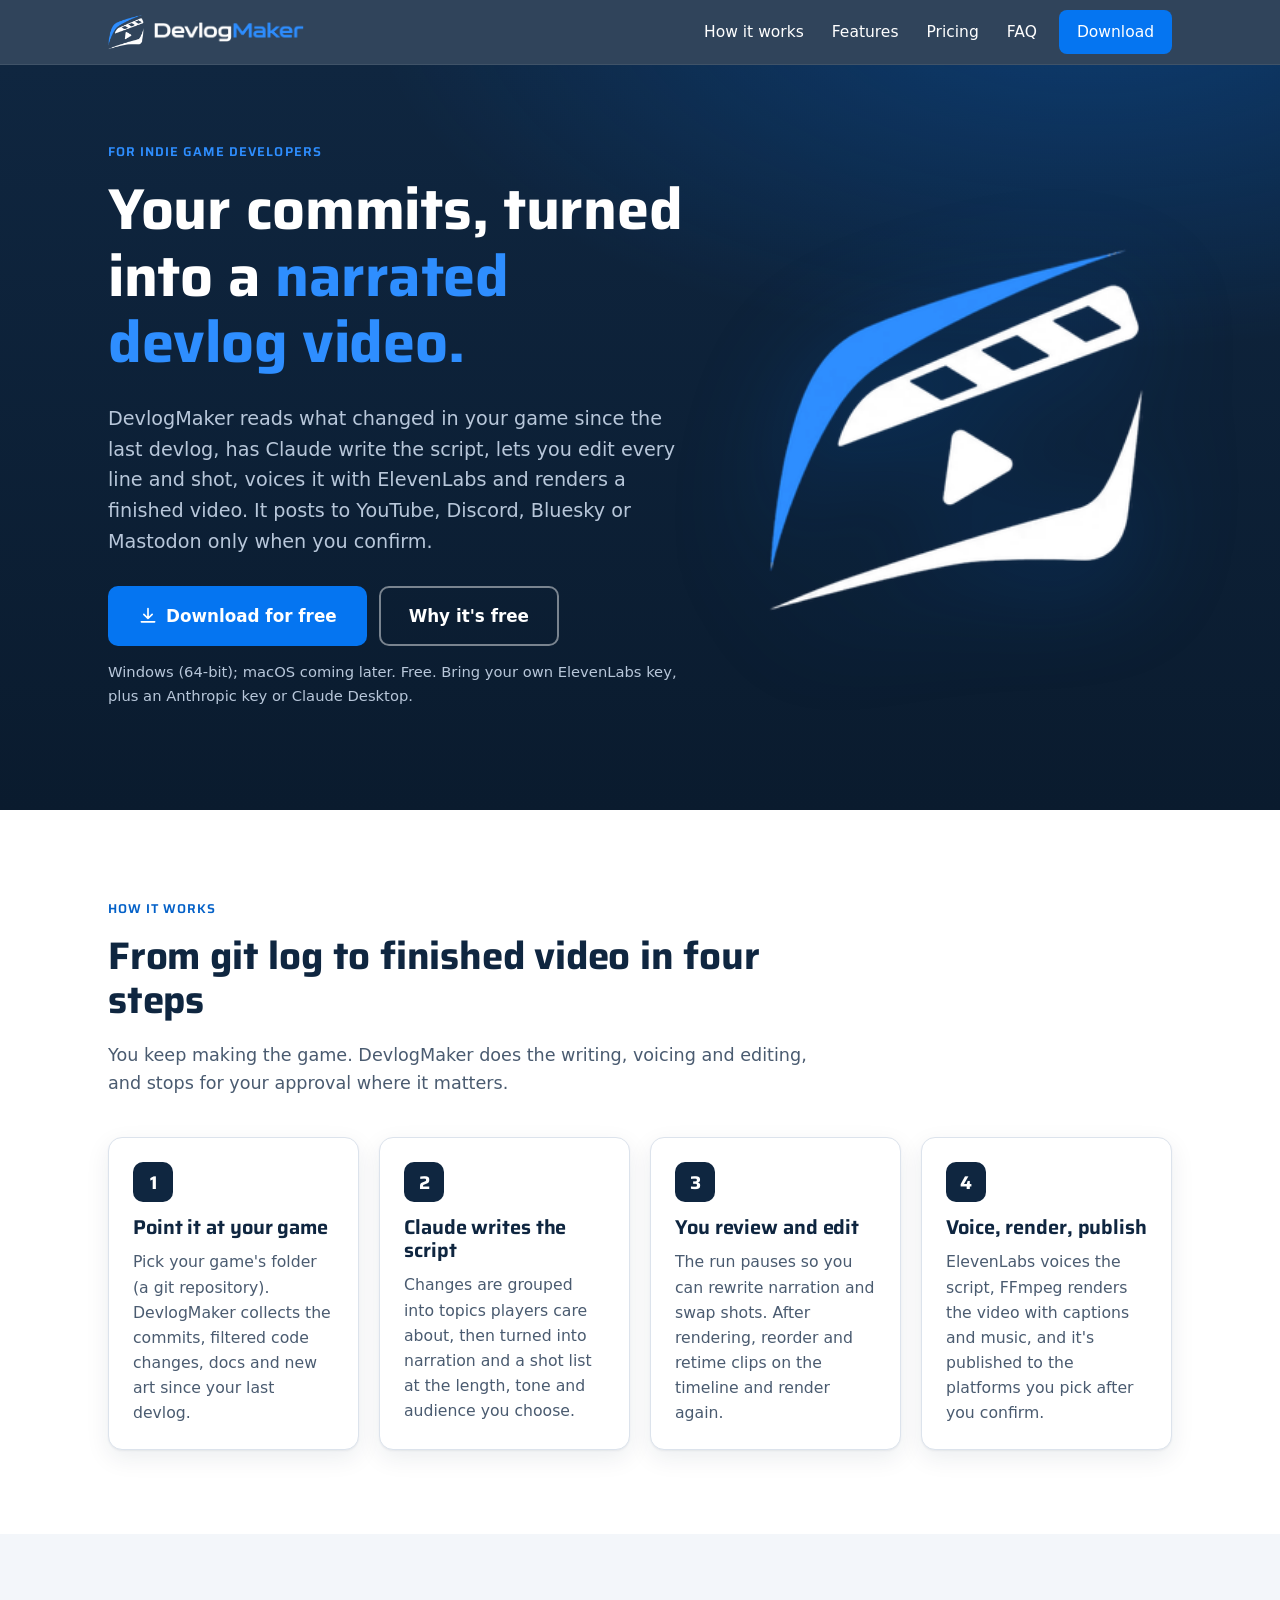
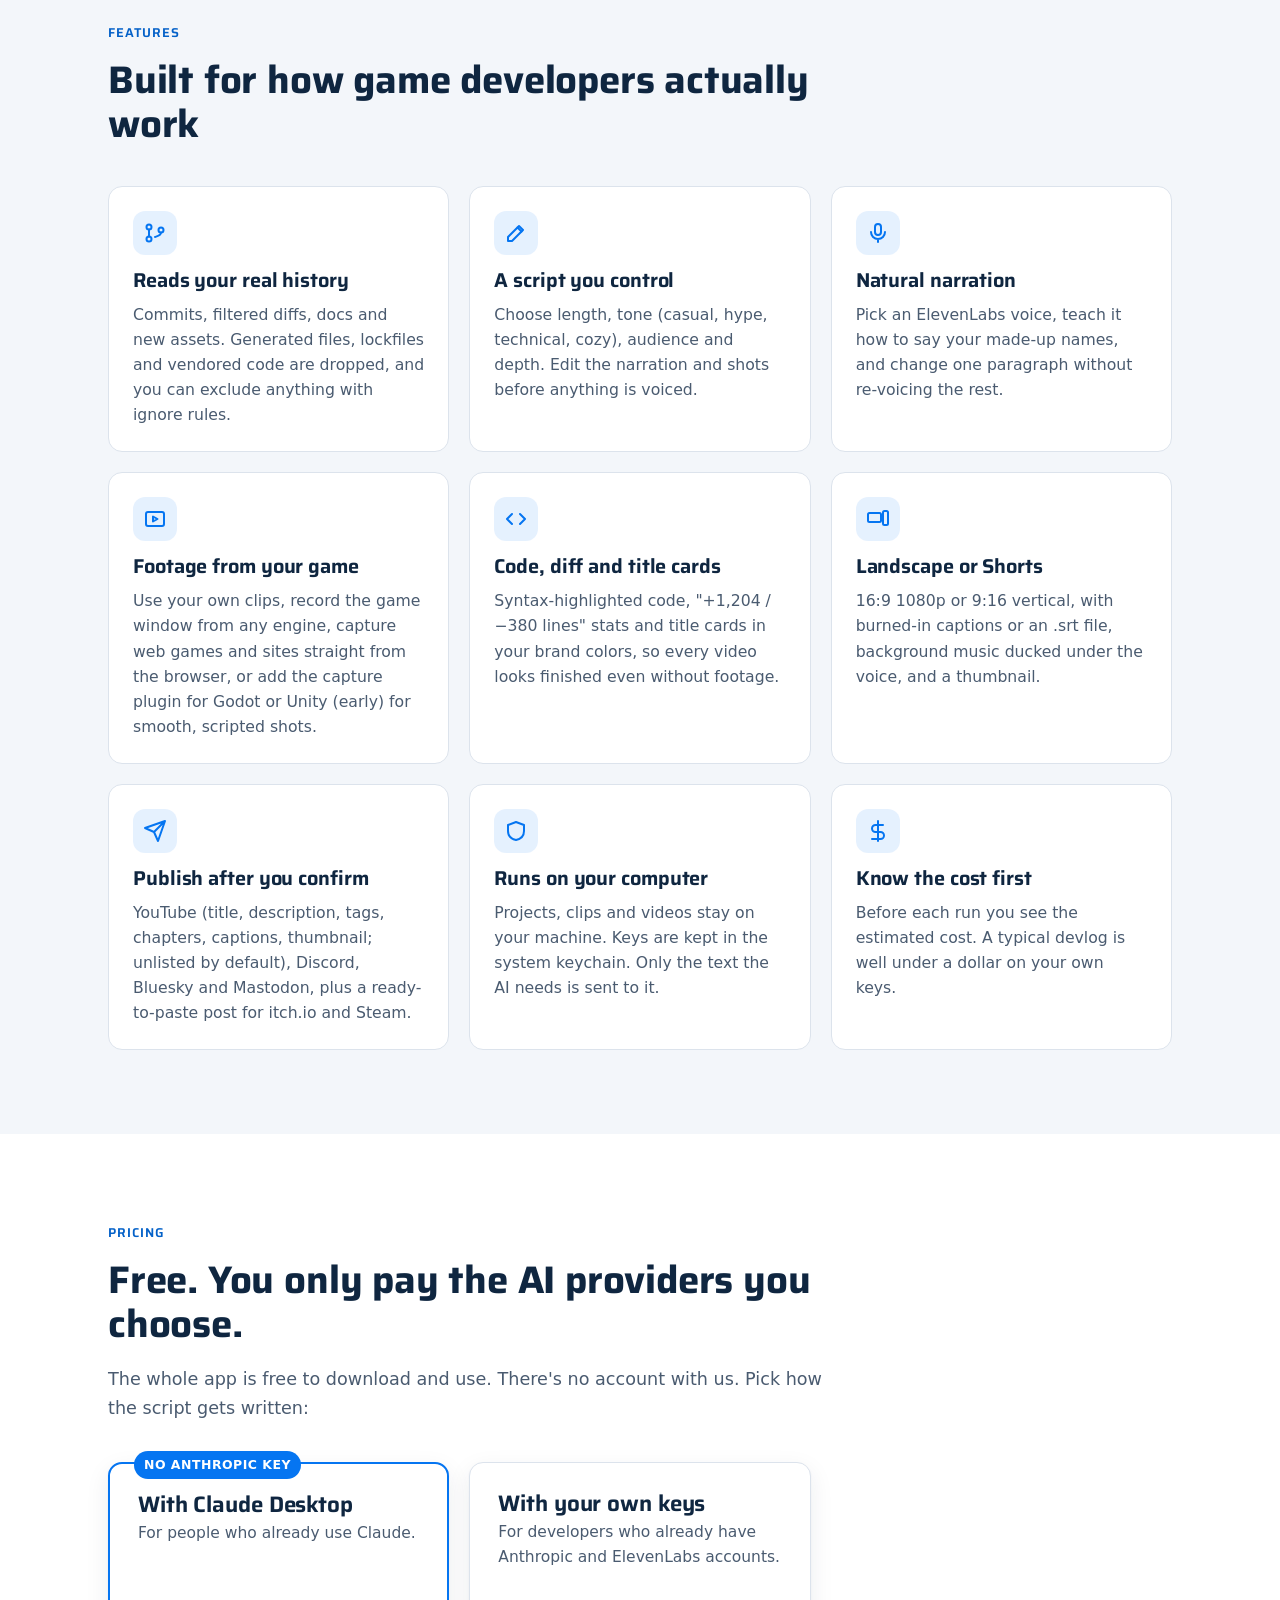
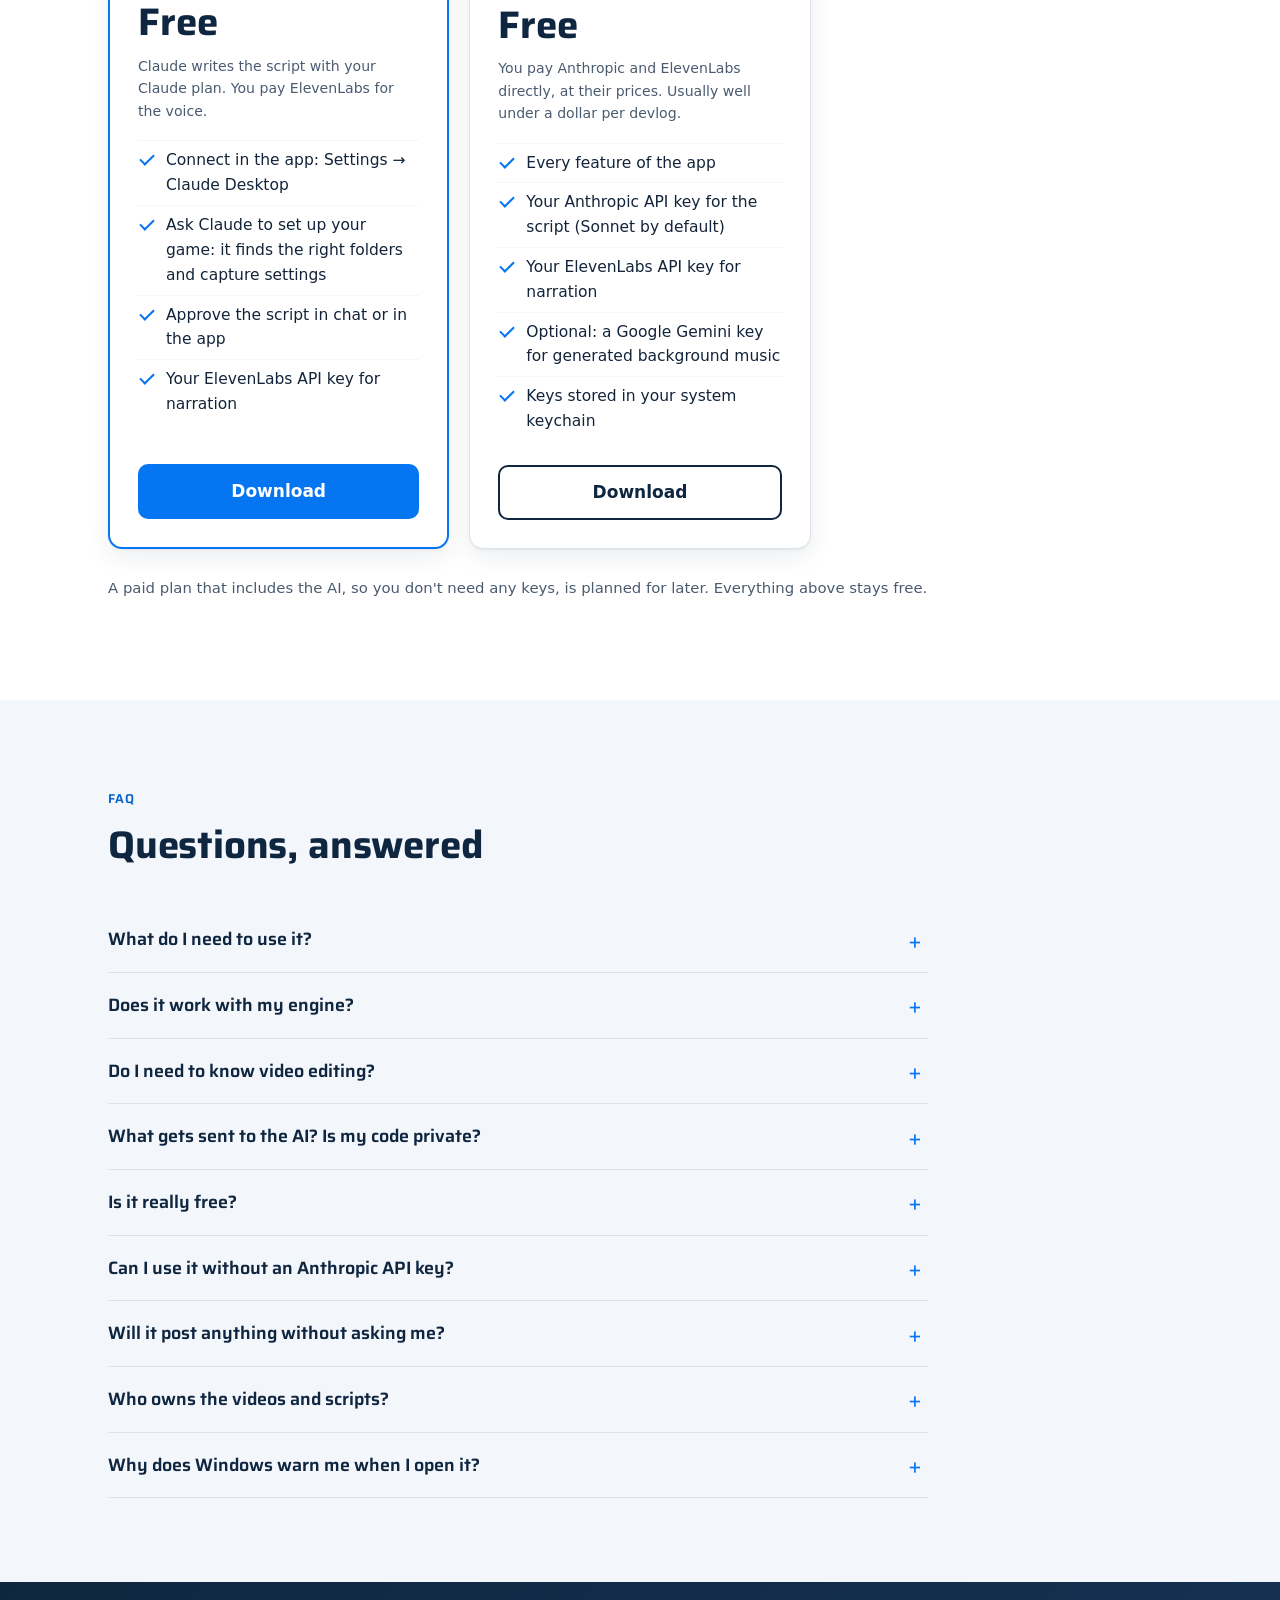
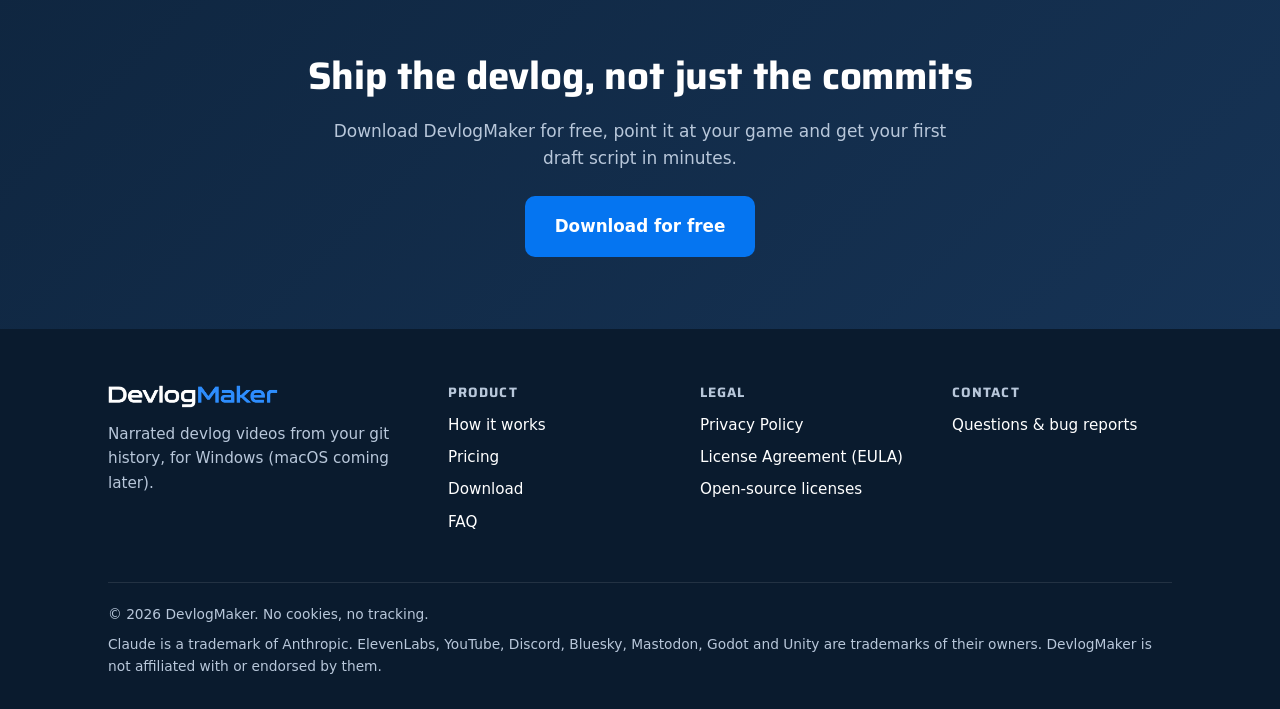
<file: index.html>
<!doctype html>
<html lang="en">
<head>
<meta charset="utf-8">
<meta name="viewport" content="width=device-width, initial-scale=1">
<title>DevlogMaker: turn your commits into a narrated devlog video</title>
<meta name="description" content="DevlogMaker is a free desktop app for Windows that turns your game's git history into a narrated devlog video. Claude writes the script, you review it, ElevenLabs voices it, and it renders and publishes when you say so.">
<link rel="canonical" href="https://glumbis.github.io/devlogmaker-app/">
<meta name="theme-color" content="#0F2640">
<link rel="icon" type="image/png" href="assets/favicon.png">
<link rel="apple-touch-icon" href="assets/app-icon.png">
<link rel="preload" href="assets/fonts/saira-latin-var.woff2" as="font" type="font/woff2" crossorigin>
<link rel="stylesheet" href="assets/site.css">
<meta property="og:type" content="website">
<meta property="og:site_name" content="DevlogMaker">
<meta property="og:title" content="DevlogMaker: turn your commits into a narrated devlog video">
<meta property="og:description" content="Desktop app for game developers: your git history becomes a scripted, voiced, rendered devlog video, reviewed by you before anything is posted.">
<meta property="og:url" content="https://glumbis.github.io/devlogmaker-app/">
<meta property="og:image" content="https://glumbis.github.io/devlogmaker-app/assets/og.png">
<meta property="og:image:width" content="1200">
<meta property="og:image:height" content="630">
<meta property="og:image:alt" content="DevlogMaker logo with the text: Your commits, turned into a narrated devlog video.">
<meta name="twitter:card" content="summary_large_image">
<meta name="twitter:title" content="DevlogMaker: turn your commits into a narrated devlog video">
<meta name="twitter:description" content="Your git history becomes a scripted, voiced, rendered devlog video, reviewed by you before anything is posted.">
<meta name="twitter:image" content="https://glumbis.github.io/devlogmaker-app/assets/og.png">
<script src="assets/config.js" defer></script>
</head>
<body>
<a class="skip" href="#main">Skip to content</a>

<!-- header:start (build_legal.py copies this header into the generated legal pages) -->
<header class="site-header">
  <nav class="wrap nav" aria-label="Main">
    <a class="brand" href="index.html">
      <img class="mark" src="assets/mark-on-dark.png" alt="" width="36" height="36">
      <img class="word" src="assets/wordmark-on-dark.png" alt="DevlogMaker" width="150" height="20">
    </a>
    <ul class="nav-links">
      <li class="hide-sm"><a href="index.html#how">How it works</a></li>
      <li class="hide-sm"><a href="index.html#features">Features</a></li>
      <li><a href="index.html#pricing">Pricing</a></li>
      <li class="hide-sm"><a href="index.html#faq">FAQ</a></li>
      <li><a class="btn" href="download.html">Download</a></li>
    </ul>
  </nav>
</header>
<!-- header:end -->

<main id="main">

<section class="hero">
  <div class="wrap hero-grid">
    <div>
      <span class="eyebrow">For indie game developers</span>
      <h1>Your commits, turned into a <span class="accent">narrated devlog video.</span></h1>
      <p class="lead">DevlogMaker reads what changed in your game since the last devlog, has Claude write the script, lets you edit every line and shot, voices it with ElevenLabs and renders a finished video. It posts to YouTube, Discord, Bluesky or Mastodon only when you confirm.</p>
      <div class="cta">
        <a class="btn lg" href="download.html">
          <svg viewBox="0 0 24 24" fill="none" stroke="currentColor" stroke-width="2" stroke-linecap="round" stroke-linejoin="round" aria-hidden="true"><path d="M12 3v12m0 0-5-5m5 5 5-5M4 19h16"/></svg>
          Download for free
        </a>
        <a class="btn secondary lg" href="#pricing">Why it's free</a>
      </div>
      <p class="fine">Windows (64-bit); macOS coming later. Free. Bring your own ElevenLabs key, plus an Anthropic key or Claude Desktop.</p>
    </div>
    <img class="hero-mark" src="assets/mark-on-dark.png" alt="" width="256" height="256">
  </div>
</section>

<section class="section" id="how" aria-labelledby="how-title">
  <div class="wrap">
    <div class="section-head">
      <span class="eyebrow">How it works</span>
      <h2 id="how-title">From git log to finished video in four steps</h2>
      <p>You keep making the game. DevlogMaker does the writing, voicing and editing, and stops for your approval where it matters.</p>
    </div>
    <ol class="steps">
      <li>
        <h3>Point it at your game</h3>
        <p>Pick your game's folder (a git repository). DevlogMaker collects the commits, filtered code changes, docs and new art since your last devlog.</p>
      </li>
      <li>
        <h3>Claude writes the script</h3>
        <p>Changes are grouped into topics players care about, then turned into narration and a shot list at the length, tone and audience you choose.</p>
      </li>
      <li>
        <h3>You review and edit</h3>
        <p>The run pauses so you can rewrite narration and swap shots. After rendering, reorder and retime clips on the timeline and render again.</p>
      </li>
      <li>
        <h3>Voice, render, publish</h3>
        <p>ElevenLabs voices the script, FFmpeg renders the video with captions and music, and it's published to the platforms you pick after you confirm.</p>
      </li>
    </ol>
  </div>
</section>

<section class="section alt" id="features" aria-labelledby="features-title">
  <div class="wrap">
    <div class="section-head">
      <span class="eyebrow">Features</span>
      <h2 id="features-title">Built for how game developers actually work</h2>
    </div>
    <div class="features">
      <div class="feature">
        <div class="icon"><svg viewBox="0 0 24 24" fill="none" stroke="currentColor" stroke-width="2" stroke-linecap="round" stroke-linejoin="round" aria-hidden="true"><circle cx="6" cy="6" r="2.5"/><circle cx="6" cy="18" r="2.5"/><circle cx="18" cy="9" r="2.5"/><path d="M6 8.5v7M18 11.5c0 3-3 3.5-6 4.5"/></svg></div>
        <h3>Reads your real history</h3>
        <p>Commits, filtered diffs, docs and new assets. Generated files, lockfiles and vendored code are dropped, and you can exclude anything with ignore rules.</p>
      </div>
      <div class="feature">
        <div class="icon"><svg viewBox="0 0 24 24" fill="none" stroke="currentColor" stroke-width="2" stroke-linecap="round" stroke-linejoin="round" aria-hidden="true"><path d="M4 20h4L19 9l-4-4L4 16v4z"/><path d="M13.5 6.5l4 4"/></svg></div>
        <h3>A script you control</h3>
        <p>Choose length, tone (casual, hype, technical, cozy), audience and depth. Edit the narration and shots before anything is voiced.</p>
      </div>
      <div class="feature">
        <div class="icon"><svg viewBox="0 0 24 24" fill="none" stroke="currentColor" stroke-width="2" stroke-linecap="round" stroke-linejoin="round" aria-hidden="true"><rect x="9" y="3" width="6" height="11" rx="3"/><path d="M5 11a7 7 0 0 0 14 0M12 18v3"/></svg></div>
        <h3>Natural narration</h3>
        <p>Pick an ElevenLabs voice, teach it how to say your made-up names, and change one paragraph without re-voicing the rest.</p>
      </div>
      <div class="feature">
        <div class="icon"><svg viewBox="0 0 24 24" fill="none" stroke="currentColor" stroke-width="2" stroke-linecap="round" stroke-linejoin="round" aria-hidden="true"><rect x="3" y="5" width="18" height="14" rx="2"/><path d="M10 9.5v5l4.5-2.5z"/></svg></div>
        <h3>Footage from your game</h3>
        <p>Use your own clips, record the game window from any engine, capture web games and sites straight from the browser, or add the capture plugin for Godot or Unity (early) for smooth, scripted shots.</p>
      </div>
      <div class="feature">
        <div class="icon"><svg viewBox="0 0 24 24" fill="none" stroke="currentColor" stroke-width="2" stroke-linecap="round" stroke-linejoin="round" aria-hidden="true"><path d="M8 7l-5 5 5 5M16 7l5 5-5 5"/></svg></div>
        <h3>Code, diff and title cards</h3>
        <p>Syntax-highlighted code, "+1,204 / −380 lines" stats and title cards in your brand colors, so every video looks finished even without footage.</p>
      </div>
      <div class="feature">
        <div class="icon"><svg viewBox="0 0 24 24" fill="none" stroke="currentColor" stroke-width="2" stroke-linecap="round" stroke-linejoin="round" aria-hidden="true"><rect x="2" y="6" width="13" height="9" rx="1.5"/><rect x="17" y="4" width="5" height="14" rx="1.5"/></svg></div>
        <h3>Landscape or Shorts</h3>
        <p>16:9 1080p or 9:16 vertical, with burned-in captions or an .srt file, background music ducked under the voice, and a thumbnail.</p>
      </div>
      <div class="feature">
        <div class="icon"><svg viewBox="0 0 24 24" fill="none" stroke="currentColor" stroke-width="2" stroke-linecap="round" stroke-linejoin="round" aria-hidden="true"><path d="M22 2 11 13M22 2l-7 20-4-9-9-4z"/></svg></div>
        <h3>Publish after you confirm</h3>
        <p>YouTube (title, description, tags, chapters, captions, thumbnail; unlisted by default), Discord, Bluesky and Mastodon, plus a ready-to-paste post for itch.io and Steam.</p>
      </div>
      <div class="feature">
        <div class="icon"><svg viewBox="0 0 24 24" fill="none" stroke="currentColor" stroke-width="2" stroke-linecap="round" stroke-linejoin="round" aria-hidden="true"><path d="M12 3l8 3v6c0 5-3.5 8-8 9-4.5-1-8-4-8-9V6z"/></svg></div>
        <h3>Runs on your computer</h3>
        <p>Projects, clips and videos stay on your machine. Keys are kept in the system keychain. Only the text the AI needs is sent to it.</p>
      </div>
      <div class="feature">
        <div class="icon"><svg viewBox="0 0 24 24" fill="none" stroke="currentColor" stroke-width="2" stroke-linecap="round" stroke-linejoin="round" aria-hidden="true"><path d="M12 2v20M17 6H9.5a3.5 3.5 0 0 0 0 7h5a3.5 3.5 0 0 1 0 7H6"/></svg></div>
        <h3>Know the cost first</h3>
        <p>Before each run you see the estimated cost. A typical devlog is well under a dollar on your own keys.</p>
      </div>
    </div>
  </div>
</section>

<section class="section" id="pricing" aria-labelledby="pricing-title">
  <div class="wrap">
    <div class="section-head">
      <span class="eyebrow">Pricing</span>
      <h2 id="pricing-title">Free. You only pay the AI providers you choose.</h2>
      <p>The whole app is free to download and use. There's no account with us. Pick how the script gets written:</p>
    </div>
    <div class="plans">
      <article class="plan featured" aria-labelledby="plan-claude">
        <span class="badge">No Anthropic key</span>
        <h3 id="plan-claude">With Claude Desktop</h3>
        <p class="who">For people who already use Claude.</p>
        <div class="price">Free</div>
        <div class="price-note">Claude writes the script with your Claude plan. You pay ElevenLabs for the voice.</div>
        <ul>
          <li>Connect in the app: Settings &rarr; Claude Desktop</li>
          <li>Ask Claude to set up your game: it finds the right folders and capture settings</li>
          <li>Approve the script in chat or in the app</li>
          <li>Your ElevenLabs API key for narration</li>
        </ul>
        <a class="btn" href="download.html">Download</a>
      </article>

      <article class="plan" aria-labelledby="plan-own">
        <h3 id="plan-own">With your own keys</h3>
        <p class="who">For developers who already have Anthropic and ElevenLabs accounts.</p>
        <div class="price">Free</div>
        <div class="price-note">You pay Anthropic and ElevenLabs directly, at their prices. Usually well under a dollar per devlog.</div>
        <ul>
          <li>Every feature of the app</li>
          <li>Your Anthropic API key for the script (Sonnet by default)</li>
          <li>Your ElevenLabs API key for narration</li>
          <li>Optional: a Google Gemini key for generated background music</li>
          <li>Keys stored in your system keychain</li>
        </ul>
        <a class="btn outline" href="download.html">Download</a>
      </article>
    </div>
    <div class="pricing-fine">
      <p>A paid plan that includes the AI, so you don't need any keys, is planned for later. Everything above stays free.</p>
    </div>
  </div>
</section>

<section class="section alt" id="faq" aria-labelledby="faq-title">
  <div class="wrap">
    <div class="section-head">
      <span class="eyebrow">FAQ</span>
      <h2 id="faq-title">Questions, answered</h2>
    </div>
    <div class="faq">
      <details>
        <summary>What do I need to use it?</summary>
        <div><p>A Windows PC (64-bit; a Mac version is coming later), <a href="https://git-scm.com/downloads">git</a> installed, and a game project that is a git repository. FFmpeg and everything else is bundled. See <a href="download.html#requirements">system requirements</a>.</p></div>
      </details>
      <details>
        <summary>Does it work with my engine?</summary>
        <div><p>Yes. With no setup, videos use code and diff cards, title cards, new images from your repo and clips you drop into a folder. Window recording works with any engine. For scripted, scene-accurate shots there are capture plugins for Godot and Unity, which are still early.</p></div>
      </details>
      <details>
        <summary>Do I need to know video editing?</summary>
        <div><p>No. DevlogMaker cuts the shots to the narration, adds captions, music and transitions, and renders the video. You can still reorder and retime clips on the timeline if you want to.</p></div>
      </details>
      <details>
        <summary>What gets sent to the AI? Is my code private?</summary>
        <div>
          <p>Your project stays on your computer. To write the script, DevlogMaker sends Claude (Anthropic) your commit messages, the filtered code changes, your project docs, file names and your game's name and pitch. To voice it, the narration text goes to ElevenLabs. Gameplay clips and the rendered video are not sent to either.</p>
          <p>You can keep files out with ignore rules. Code cards show code from your repo in the video, so check them during review if your code is private. Details are in the <a href="privacy.html">Privacy Policy</a>.</p>
        </div>
      </details>
      <details>
        <summary>Is it really free?</summary>
        <div><p>Yes. DevlogMaker itself costs nothing and needs no account. The AI services cost what their providers charge: ElevenLabs for the narration, and either your Anthropic API key or your existing Claude plan (through Claude Desktop) for the script.</p></div>
      </details>
      <details>
        <summary>Can I use it without an Anthropic API key?</summary>
        <div><p>Yes, with Claude Desktop. In DevlogMaker open Settings, choose Claude Desktop and Connect, then restart Claude Desktop. Now you can ask Claude to set up your game and make a devlog: it inspects your project folder, picks the settings, and writes the script itself. You review it, and DevlogMaker voices and renders the video.</p></div>
      </details>
      <details>
        <summary>Will it post anything without asking me?</summary>
        <div><p>No. Publishing always needs your explicit confirmation, and YouTube uploads are unlisted by default. You can also skip publishing and upload the video yourself.</p></div>
      </details>
      <details>
        <summary>Who owns the videos and scripts?</summary>
        <div><p>You do. DevlogMaker claims no ownership of your projects, scripts or videos. AI-written text can contain mistakes, so review it before you publish. See the <a href="eula.html">License Agreement</a>.</p></div>
      </details>
      <details>
        <summary>Why does Windows warn me when I open it?</summary>
        <div><p>The current builds aren't code-signed yet, so Windows SmartScreen shows a warning on first launch. The <a href="download.html#first-launch">download page</a> explains how to open it.</p></div>
      </details>
    </div>
  </div>
</section>

<section class="cta-band" aria-labelledby="cta-title">
  <div class="wrap">
    <h2 id="cta-title">Ship the devlog, not just the commits</h2>
    <p>Download DevlogMaker for free, point it at your game and get your first draft script in minutes.</p>
    <div class="cta">
      <a class="btn lg" href="download.html">Download for free</a>
    </div>
  </div>
</section>

</main>

<!-- footer:start (build_legal.py copies this footer into the generated legal pages) -->
<footer class="site-footer">
  <div class="wrap">
    <div class="footer-grid">
      <div class="footer-brand">
        <img src="assets/wordmark-on-dark.png" alt="DevlogMaker" width="170" height="23">
        <p>Narrated devlog videos from your git history, for Windows (macOS coming later).</p>
      </div>
      <div>
        <h2>Product</h2>
        <ul>
          <li><a href="index.html#how">How it works</a></li>
          <li><a href="index.html#pricing">Pricing</a></li>
          <li><a href="download.html">Download</a></li>
          <li><a href="index.html#faq">FAQ</a></li>
        </ul>
      </div>
      <div>
        <h2>Legal</h2>
        <ul>
          <li><a href="privacy.html">Privacy Policy</a></li>
          <li><a href="eula.html">License Agreement (EULA)</a></li>
          <li><a href="licenses.html">Open-source licenses</a></li>
        </ul>
      </div>
      <div>
        <h2>Contact</h2>
        <ul>
          <li><a href="https://github.com/glumbis/devlogmaker-app/issues">Questions &amp; bug reports</a></li>
        </ul>
      </div>
    </div>
    <div class="footer-bottom">
      <span>&copy; <span data-year>2026</span> DevlogMaker. No cookies, no tracking.</span>
      <span>Claude is a trademark of Anthropic. ElevenLabs, YouTube, Discord, Bluesky, Mastodon, Godot and Unity are trademarks of their owners. DevlogMaker is not affiliated with or endorsed by them.</span>
    </div>
  </div>
</footer>
<!-- footer:end -->
</body>
</html>
</file>
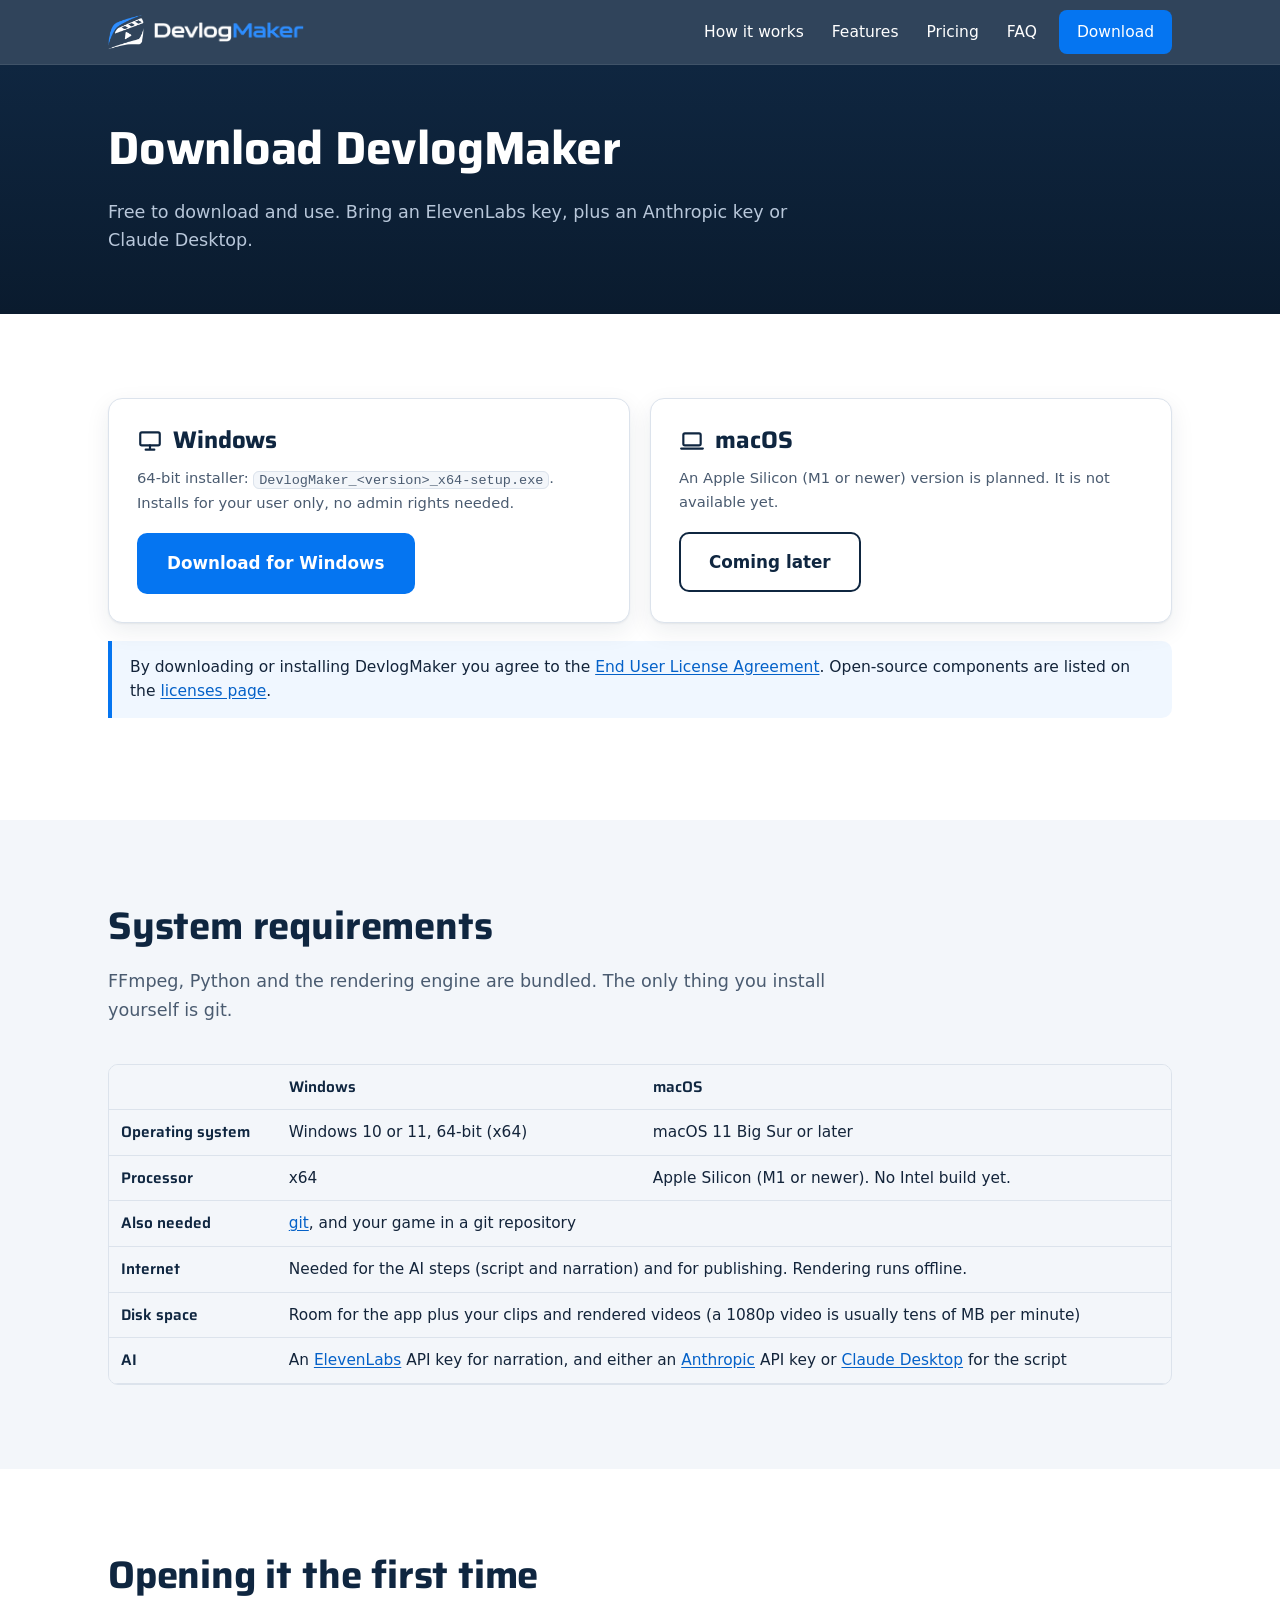
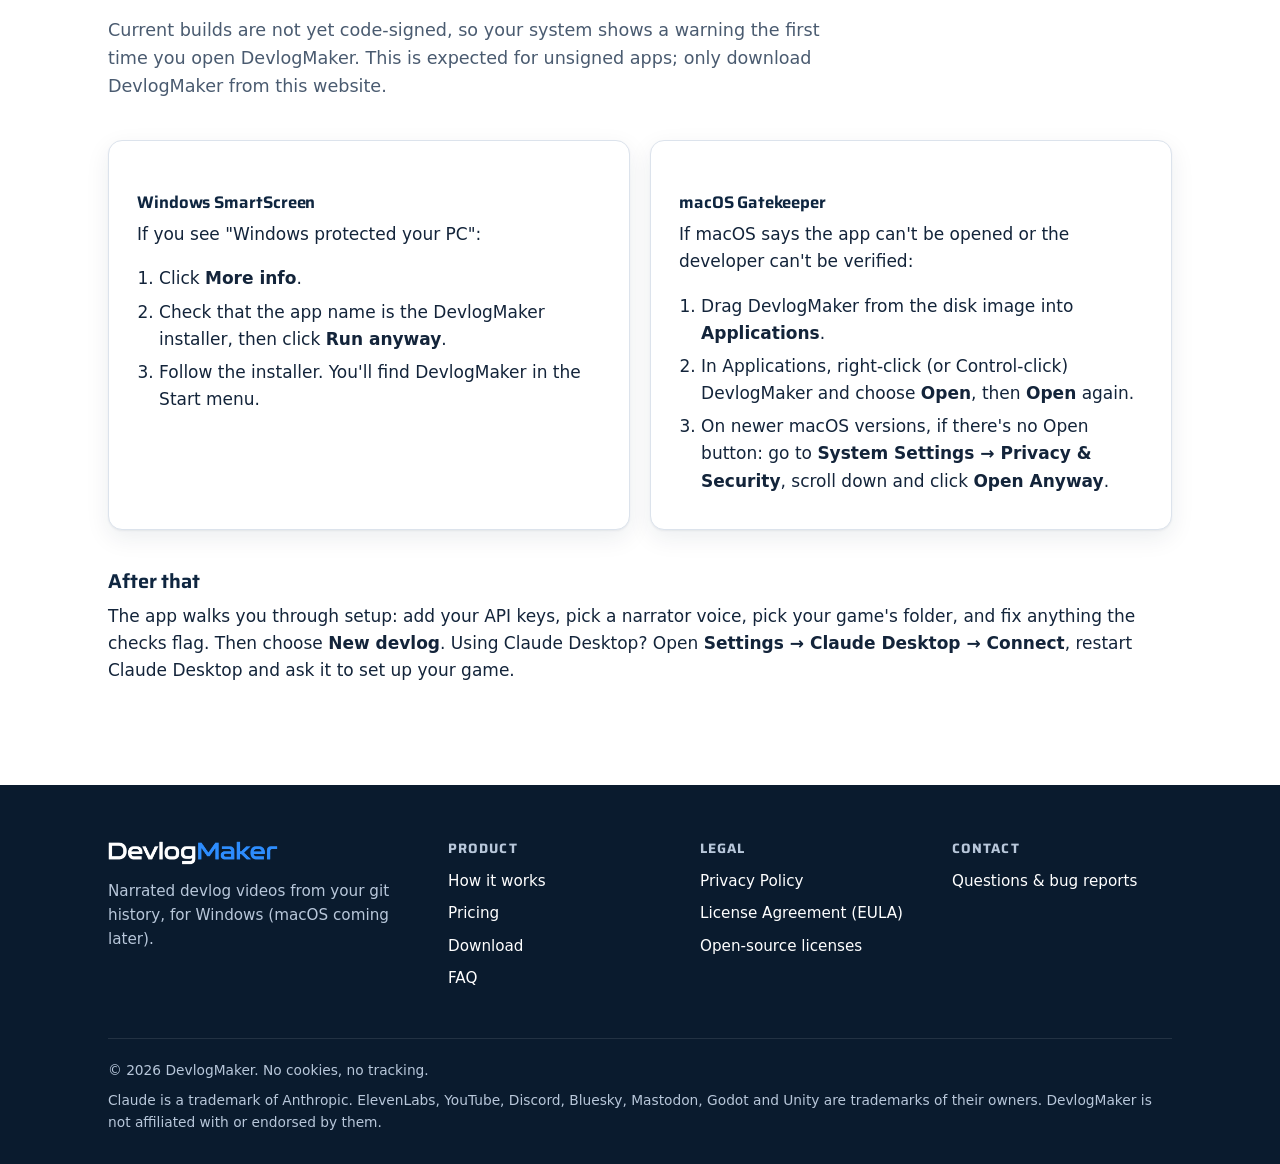
<file: download.html>
<!doctype html>
<html lang="en">
<head>
<meta charset="utf-8">
<meta name="viewport" content="width=device-width, initial-scale=1">
<title>Download DevlogMaker for Windows</title>
<meta name="description" content="Download DevlogMaker for Windows (64-bit). A macOS version is coming later. System requirements and first-launch instructions.">
<link rel="canonical" href="https://glumbis.github.io/devlogmaker-app/download.html">
<meta name="theme-color" content="#0F2640">
<link rel="icon" type="image/png" href="assets/favicon.png">
<link rel="apple-touch-icon" href="assets/app-icon.png">
<link rel="preload" href="assets/fonts/saira-latin-var.woff2" as="font" type="font/woff2" crossorigin>
<link rel="stylesheet" href="assets/site.css">
<meta property="og:type" content="website">
<meta property="og:site_name" content="DevlogMaker">
<meta property="og:title" content="Download DevlogMaker">
<meta property="og:description" content="Turn your game's git history into a narrated devlog video. For Windows.">
<meta property="og:url" content="https://glumbis.github.io/devlogmaker-app/download.html">
<meta property="og:image" content="https://glumbis.github.io/devlogmaker-app/assets/og.png">
<meta property="og:image:width" content="1200">
<meta property="og:image:height" content="630">
<meta property="og:image:alt" content="DevlogMaker logo with the text: Your commits, turned into a narrated devlog video.">
<meta name="twitter:card" content="summary_large_image">
<meta name="twitter:image" content="https://glumbis.github.io/devlogmaker-app/assets/og.png">
<script src="assets/config.js" defer></script>
</head>
<body>
<a class="skip" href="#main">Skip to content</a>

<header class="site-header">
  <nav class="wrap nav" aria-label="Main">
    <a class="brand" href="index.html">
      <img class="mark" src="assets/mark-on-dark.png" alt="" width="36" height="36">
      <img class="word" src="assets/wordmark-on-dark.png" alt="DevlogMaker" width="150" height="20">
    </a>
    <ul class="nav-links">
      <li class="hide-sm"><a href="index.html#how">How it works</a></li>
      <li class="hide-sm"><a href="index.html#features">Features</a></li>
      <li><a href="index.html#pricing">Pricing</a></li>
      <li class="hide-sm"><a href="index.html#faq">FAQ</a></li>
      <li><a class="btn" href="download.html" aria-current="page">Download</a></li>
    </ul>
  </nav>
</header>

<main id="main">
<section class="page-hero">
  <div class="wrap">
    <h1>Download DevlogMaker</h1>
    <p>Free to download and use. Bring an ElevenLabs key, plus an Anthropic key or Claude Desktop.</p>
  </div>
</section>

<section class="section">
  <div class="wrap">
    <div class="dl-grid">
      <article class="dl-card" aria-labelledby="win-title">
        <h2 id="win-title"><svg viewBox="0 0 24 24" fill="none" stroke="currentColor" stroke-width="2" stroke-linecap="round" stroke-linejoin="round" aria-hidden="true"><rect x="3" y="4" width="18" height="12" rx="1.5"/><path d="M8 20h8M12 16v4"/></svg>Windows</h2>
        <p class="file">64-bit installer: <code>DevlogMaker_&lt;version&gt;_x64-setup.exe</code>. Installs for your user only, no admin rights needed.</p>
        <a class="btn lg" data-download="windows" href="download.html">Download for Windows</a>
      </article>
      <article class="dl-card" aria-labelledby="mac-title">
        <h2 id="mac-title"><svg viewBox="0 0 24 24" fill="none" stroke="currentColor" stroke-width="2" stroke-linecap="round" stroke-linejoin="round" aria-hidden="true"><rect x="4" y="5" width="16" height="11" rx="1.5"/><path d="M2 19h20"/></svg>macOS</h2>
        <p class="file">An Apple Silicon (M1 or newer) version is planned. It is not available yet.</p>
        <span class="btn lg outline" aria-disabled="true">Coming later</span>
      </article>
    </div>
    <p class="note">By downloading or installing DevlogMaker you agree to the <a href="eula.html">End User License Agreement</a>. Open-source components are listed on the <a href="licenses.html">licenses page</a>.</p>
  </div>
</section>

<section class="section alt" id="requirements" aria-labelledby="req-title">
  <div class="wrap">
    <div class="section-head">
      <h2 id="req-title">System requirements</h2>
      <p>FFmpeg, Python and the rendering engine are bundled. The only thing you install yourself is git.</p>
    </div>
    <div class="table-scroll">
      <table>
        <thead><tr><th scope="col"></th><th scope="col">Windows</th><th scope="col">macOS</th></tr></thead>
        <tbody>
          <tr><th scope="row">Operating system</th><td>Windows 10 or 11, 64-bit (x64)</td><td>macOS 11 Big Sur or later</td></tr>
          <tr><th scope="row">Processor</th><td>x64</td><td>Apple Silicon (M1 or newer). No Intel build yet.</td></tr>
          <tr><th scope="row">Also needed</th><td colspan="2"><a href="https://git-scm.com/downloads">git</a>, and your game in a git repository</td></tr>
          <tr><th scope="row">Internet</th><td colspan="2">Needed for the AI steps (script and narration) and for publishing. Rendering runs offline.</td></tr>
          <tr><th scope="row">Disk space</th><td colspan="2">Room for the app plus your clips and rendered videos (a 1080p video is usually tens of MB per minute)</td></tr>
          <tr><th scope="row">AI</th><td colspan="2">An <a href="https://elevenlabs.io/">ElevenLabs</a> API key for narration, and either an <a href="https://console.anthropic.com/">Anthropic</a> API key or <a href="https://claude.ai/download">Claude Desktop</a> for the script</td></tr>
        </tbody>
      </table>
    </div>
  </div>
</section>

<section class="section" id="first-launch" aria-labelledby="first-title">
  <div class="wrap">
    <div class="section-head">
      <h2 id="first-title">Opening it the first time</h2>
      <p>Current builds are not yet code-signed, so your system shows a warning the first time you open DevlogMaker. This is expected for unsigned apps; only download DevlogMaker from this website.</p>
    </div>
    <div class="dl-grid">
      <div class="dl-card">
        <h3>Windows SmartScreen</h3>
        <p>If you see "Windows protected your PC":</p>
        <ol>
          <li>Click <strong>More info</strong>.</li>
          <li>Check that the app name is the DevlogMaker installer, then click <strong>Run anyway</strong>.</li>
          <li>Follow the installer. You'll find DevlogMaker in the Start menu.</li>
        </ol>
      </div>
      <div class="dl-card">
        <h3>macOS Gatekeeper</h3>
        <p>If macOS says the app can't be opened or the developer can't be verified:</p>
        <ol>
          <li>Drag DevlogMaker from the disk image into <strong>Applications</strong>.</li>
          <li>In Applications, right-click (or Control-click) DevlogMaker and choose <strong>Open</strong>, then <strong>Open</strong> again.</li>
          <li>On newer macOS versions, if there's no Open button: go to <strong>System Settings → Privacy &amp; Security</strong>, scroll down and click <strong>Open Anyway</strong>.</li>
        </ol>
      </div>
    </div>
    <h3 class="after-title">After that</h3>
    <p>The app walks you through setup: add your API keys, pick a narrator voice, pick your game's folder, and fix anything the checks flag. Then choose <strong>New devlog</strong>. Using Claude Desktop? Open <strong>Settings &rarr; Claude Desktop &rarr; Connect</strong>, restart Claude Desktop and ask it to set up your game.</p>
  </div>
</section>
</main>

<footer class="site-footer">
  <div class="wrap">
    <div class="footer-grid">
      <div class="footer-brand">
        <img src="assets/wordmark-on-dark.png" alt="DevlogMaker" width="170" height="23">
        <p>Narrated devlog videos from your git history, for Windows (macOS coming later).</p>
      </div>
      <div>
        <h2>Product</h2>
        <ul>
          <li><a href="index.html#how">How it works</a></li>
          <li><a href="index.html#pricing">Pricing</a></li>
          <li><a href="download.html">Download</a></li>
          <li><a href="index.html#faq">FAQ</a></li>
        </ul>
      </div>
      <div>
        <h2>Legal</h2>
        <ul>
          <li><a href="privacy.html">Privacy Policy</a></li>
          <li><a href="eula.html">License Agreement (EULA)</a></li>
          <li><a href="licenses.html">Open-source licenses</a></li>
        </ul>
      </div>
      <div>
        <h2>Contact</h2>
        <ul>
          <li><a href="https://github.com/glumbis/devlogmaker-app/issues">Questions &amp; bug reports</a></li>
        </ul>
      </div>
    </div>
    <div class="footer-bottom">
      <span>&copy; <span data-year>2026</span> DevlogMaker. No cookies, no tracking.</span>
      <span>Claude is a trademark of Anthropic. ElevenLabs, YouTube, Discord, Bluesky, Mastodon, Godot and Unity are trademarks of their owners. DevlogMaker is not affiliated with or endorsed by them.</span>
    </div>
  </div>
</footer>
</body>
</html>
</file>
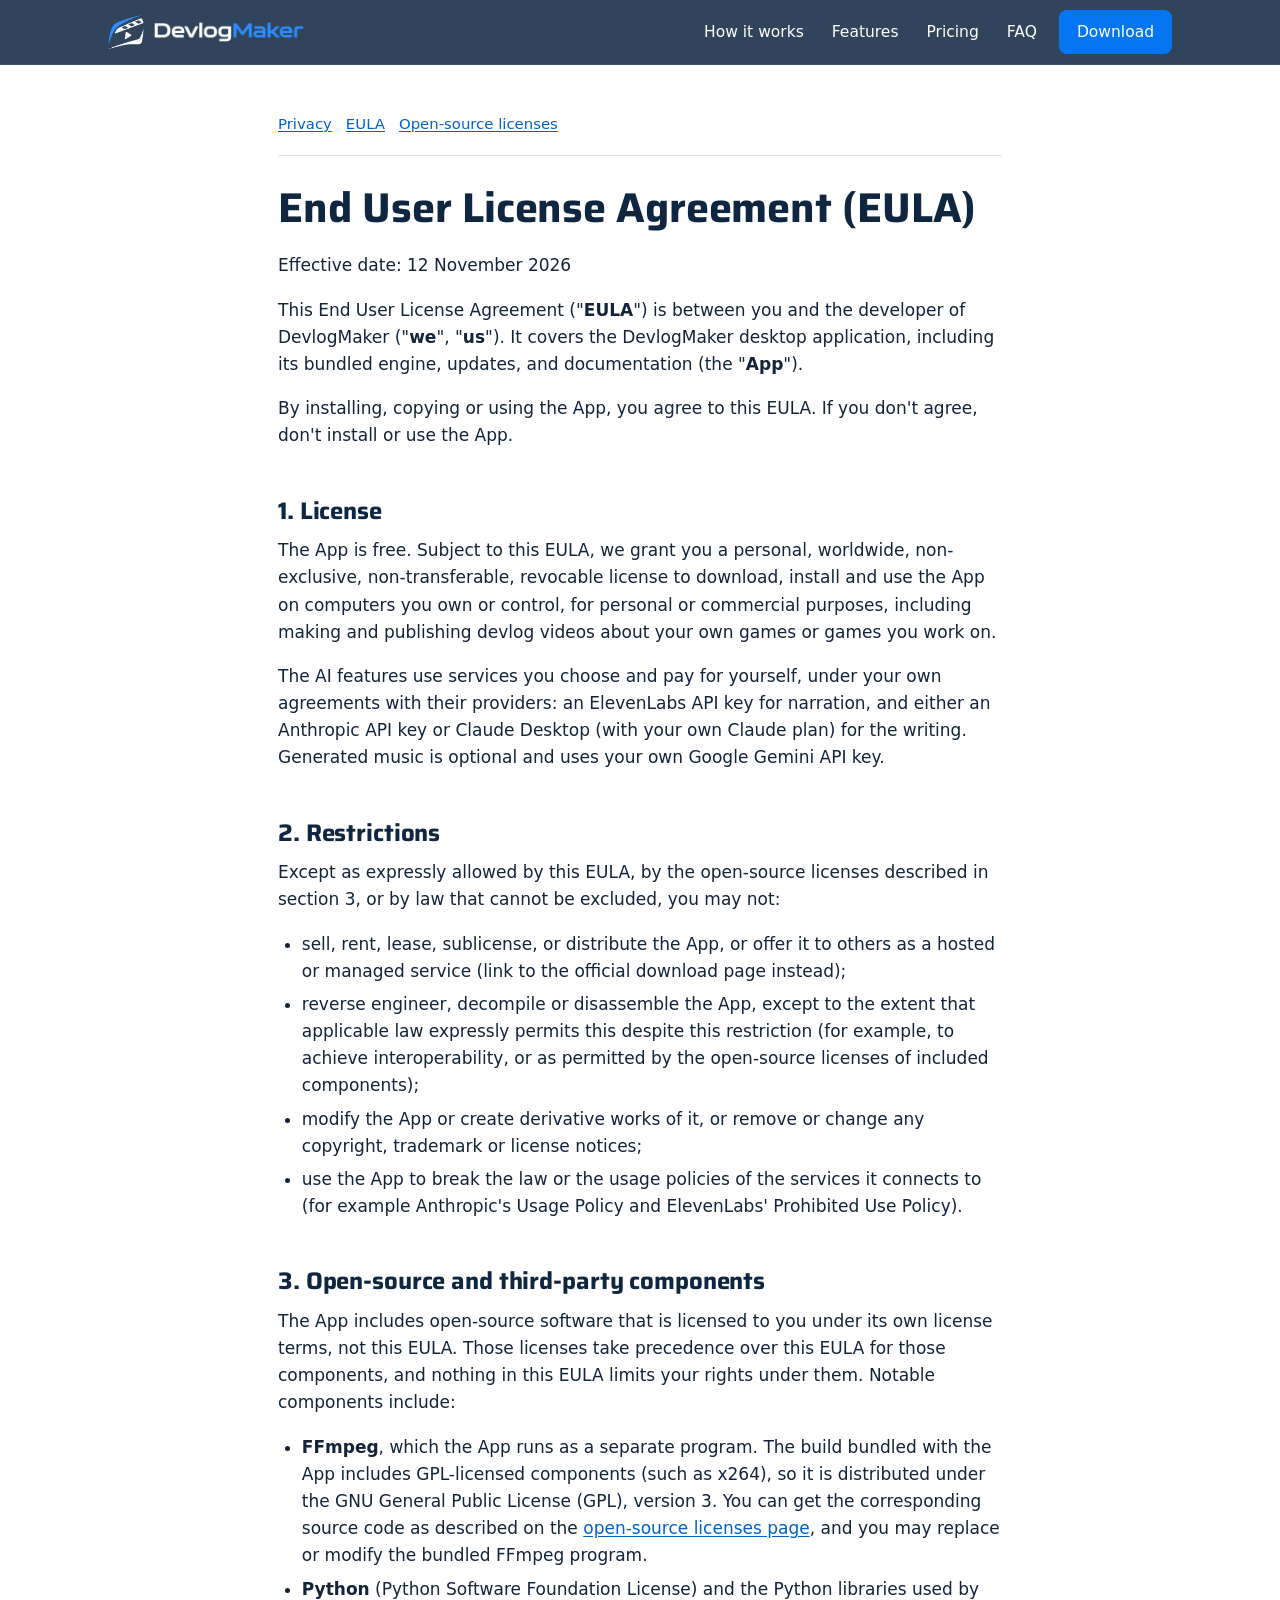
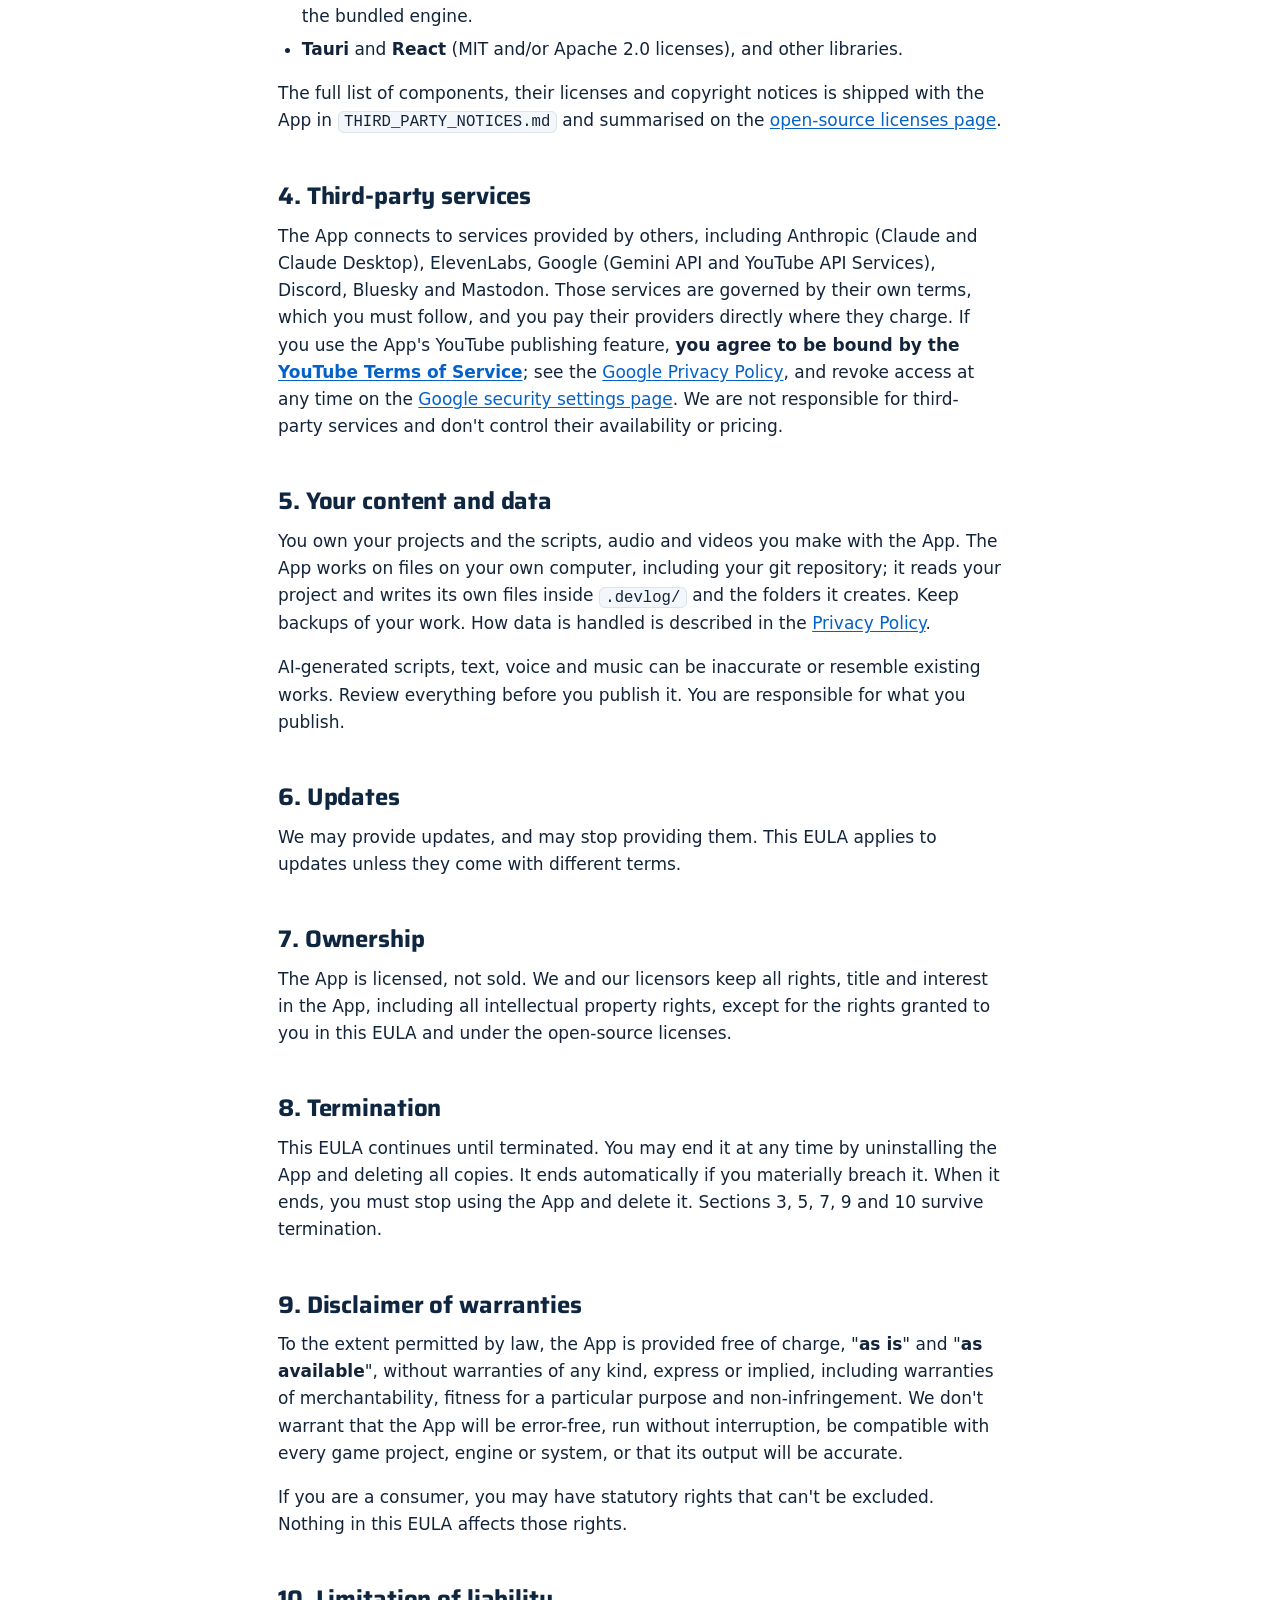
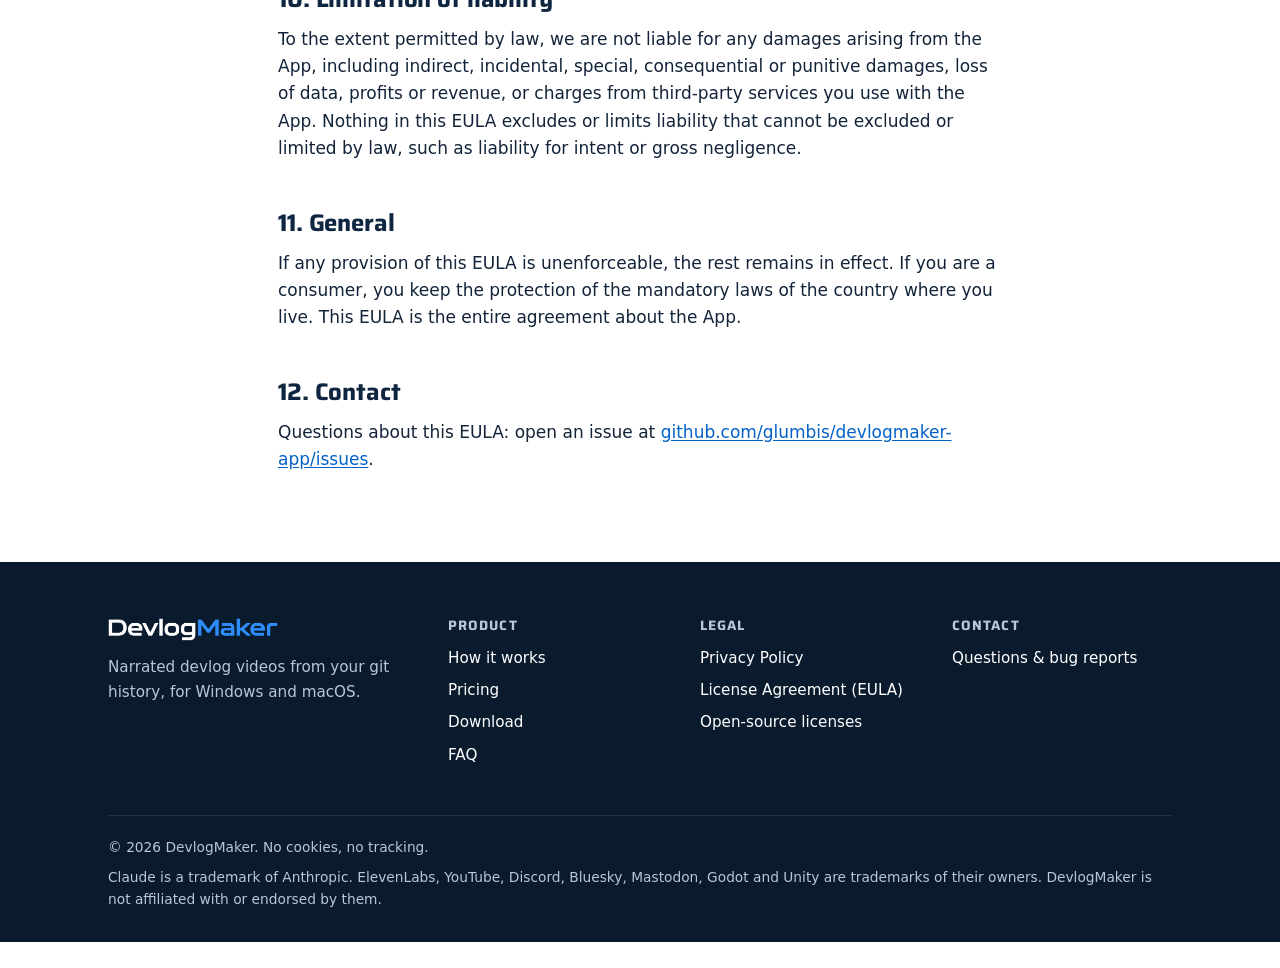
<file: eula.html>
<!doctype html>
<html lang="en">
<head>
<meta charset="utf-8">
<meta name="viewport" content="width=device-width, initial-scale=1">
<!-- Generated by website/build_legal.py from legal/eula.md. Edit the Markdown, not this file. -->
<title>End User License Agreement · DevlogMaker</title>
<meta name="description" content="The license under which you may install and use the free DevlogMaker desktop application.">
<link rel="canonical" href="https://glumbis.github.io/devlogmaker-app/eula.html">
<meta name="theme-color" content="#0F2640">
<link rel="icon" type="image/png" href="assets/favicon.png">
<link rel="apple-touch-icon" href="assets/app-icon.png">
<link rel="preload" href="assets/fonts/saira-latin-var.woff2" as="font" type="font/woff2" crossorigin>
<link rel="stylesheet" href="assets/site.css">
<meta property="og:type" content="website">
<meta property="og:site_name" content="DevlogMaker">
<meta property="og:title" content="End User License Agreement · DevlogMaker">
<meta property="og:description" content="The license under which you may install and use the free DevlogMaker desktop application.">
<meta property="og:url" content="https://glumbis.github.io/devlogmaker-app/eula.html">
<meta property="og:image" content="https://glumbis.github.io/devlogmaker-app/assets/og.png">
<meta name="twitter:card" content="summary_large_image">
<script src="assets/config.js" defer></script>
</head>
<body>
<a class="skip" href="#main">Skip to content</a>
<header class="site-header">
  <nav class="wrap nav" aria-label="Main">
    <a class="brand" href="index.html">
      <img class="mark" src="assets/mark-on-dark.png" alt="" width="36" height="36">
      <img class="word" src="assets/wordmark-on-dark.png" alt="DevlogMaker" width="150" height="20">
    </a>
    <ul class="nav-links">
      <li class="hide-sm"><a href="index.html#how">How it works</a></li>
      <li class="hide-sm"><a href="index.html#features">Features</a></li>
      <li><a href="index.html#pricing">Pricing</a></li>
      <li class="hide-sm"><a href="index.html#faq">FAQ</a></li>
      <li><a class="btn" href="download.html">Download</a></li>
    </ul>
  </nav>
</header>
<main id="main" class="wrap prose">
<nav class="legal-nav" aria-label="Legal documents">
<a href="privacy.html">Privacy</a>
<a href="eula.html" aria-current="page">EULA</a>
<a href="licenses.html">Open-source licenses</a>
</nav>
<h1>End User License Agreement (EULA)</h1>
<p>Effective date: 12 November 2026</p>
<p>This End User License Agreement (&quot;<strong>EULA</strong>&quot;) is between you and the developer of DevlogMaker (&quot;<strong>we</strong>&quot;, &quot;<strong>us</strong>&quot;). It covers the DevlogMaker desktop application, including its bundled engine, updates, and documentation (the &quot;<strong>App</strong>&quot;).</p>
<p>By installing, copying or using the App, you agree to this EULA. If you don't agree, don't install or use the App.</p>
<h2 id="license">1. License</h2>
<p>The App is free. Subject to this EULA, we grant you a personal, worldwide, non-exclusive, non-transferable, revocable license to download, install and use the App on computers you own or control, for personal or commercial purposes, including making and publishing devlog videos about your own games or games you work on.</p>
<p>The AI features use services you choose and pay for yourself, under your own agreements with their providers: an ElevenLabs API key for narration, and either an Anthropic API key or Claude Desktop (with your own Claude plan) for the writing. Generated music is optional and uses your own Google Gemini API key.</p>
<h2 id="restrictions">2. Restrictions</h2>
<p>Except as expressly allowed by this EULA, by the open-source licenses described in section 3, or by law that cannot be excluded, you may not:</p>
<ul>
<li>sell, rent, lease, sublicense, or distribute the App, or offer it to others as a hosted or managed service (link to the official download page instead);</li>
<li>reverse engineer, decompile or disassemble the App, except to the extent that applicable law expressly permits this despite this restriction (for example, to achieve interoperability, or as permitted by the open-source licenses of included components);</li>
<li>modify the App or create derivative works of it, or remove or change any copyright, trademark or license notices;</li>
<li>use the App to break the law or the usage policies of the services it connects to (for example Anthropic's Usage Policy and ElevenLabs' Prohibited Use Policy).</li>
</ul>
<h2 id="open-source-and-third-party-components">3. Open-source and third-party components</h2>
<p>The App includes open-source software that is licensed to you under its own license terms, not this EULA. Those licenses take precedence over this EULA for those components, and nothing in this EULA limits your rights under them. Notable components include:</p>
<ul>
<li><strong>FFmpeg</strong>, which the App runs as a separate program. The build bundled with the App includes GPL-licensed components (such as x264), so it is distributed under the GNU General Public License (GPL), version 3. You can get the corresponding source code as described on the <a href="licenses.html">open-source licenses page</a>, and you may replace or modify the bundled FFmpeg program.</li>
<li><strong>Python</strong> (Python Software Foundation License) and the Python libraries used by the bundled engine.</li>
<li><strong>Tauri</strong> and <strong>React</strong> (MIT and/or Apache 2.0 licenses), and other libraries.</li>
</ul>
<p>The full list of components, their licenses and copyright notices is shipped with the App in <code>THIRD_PARTY_NOTICES.md</code> and summarised on the <a href="licenses.html">open-source licenses page</a>.</p>
<h2 id="third-party-services">4. Third-party services</h2>
<p>The App connects to services provided by others, including Anthropic (Claude and Claude Desktop), ElevenLabs, Google (Gemini API and YouTube API Services), Discord, Bluesky and Mastodon. Those services are governed by their own terms, which you must follow, and you pay their providers directly where they charge. If you use the App's YouTube publishing feature, <strong>you agree to be bound by the <a href="https://www.youtube.com/t/terms">YouTube Terms of Service</a></strong>; see the <a href="https://policies.google.com/privacy">Google Privacy Policy</a>, and revoke access at any time on the <a href="https://security.google.com/settings/security/permissions">Google security settings page</a>. We are not responsible for third-party services and don't control their availability or pricing.</p>
<h2 id="your-content-and-data">5. Your content and data</h2>
<p>You own your projects and the scripts, audio and videos you make with the App. The App works on files on your own computer, including your git repository; it reads your project and writes its own files inside <code>.devlog/</code> and the folders it creates. Keep backups of your work. How data is handled is described in the <a href="privacy.html">Privacy Policy</a>.</p>
<p>AI-generated scripts, text, voice and music can be inaccurate or resemble existing works. Review everything before you publish it. You are responsible for what you publish.</p>
<h2 id="updates">6. Updates</h2>
<p>We may provide updates, and may stop providing them. This EULA applies to updates unless they come with different terms.</p>
<h2 id="ownership">7. Ownership</h2>
<p>The App is licensed, not sold. We and our licensors keep all rights, title and interest in the App, including all intellectual property rights, except for the rights granted to you in this EULA and under the open-source licenses.</p>
<h2 id="termination">8. Termination</h2>
<p>This EULA continues until terminated. You may end it at any time by uninstalling the App and deleting all copies. It ends automatically if you materially breach it. When it ends, you must stop using the App and delete it. Sections 3, 5, 7, 9 and 10 survive termination.</p>
<h2 id="disclaimer-of-warranties">9. Disclaimer of warranties</h2>
<p>To the extent permitted by law, the App is provided free of charge, &quot;<strong>as is</strong>&quot; and &quot;<strong>as available</strong>&quot;, without warranties of any kind, express or implied, including warranties of merchantability, fitness for a particular purpose and non-infringement. We don't warrant that the App will be error-free, run without interruption, be compatible with every game project, engine or system, or that its output will be accurate.</p>
<p>If you are a consumer, you may have statutory rights that can't be excluded. Nothing in this EULA affects those rights.</p>
<h2 id="limitation-of-liability">10. Limitation of liability</h2>
<p>To the extent permitted by law, we are not liable for any damages arising from the App, including indirect, incidental, special, consequential or punitive damages, loss of data, profits or revenue, or charges from third-party services you use with the App. Nothing in this EULA excludes or limits liability that cannot be excluded or limited by law, such as liability for intent or gross negligence.</p>
<h2 id="general">11. General</h2>
<p>If any provision of this EULA is unenforceable, the rest remains in effect. If you are a consumer, you keep the protection of the mandatory laws of the country where you live. This EULA is the entire agreement about the App.</p>
<h2 id="contact">12. Contact</h2>
<p>Questions about this EULA: open an issue at <a href="https://github.com/glumbis/devlogmaker-app/issues">github.com/glumbis/devlogmaker-app/issues</a>.</p>

</main>
<footer class="site-footer">
  <div class="wrap">
    <div class="footer-grid">
      <div class="footer-brand">
        <img src="assets/wordmark-on-dark.png" alt="DevlogMaker" width="170" height="23">
        <p>Narrated devlog videos from your git history, for Windows and macOS.</p>
      </div>
      <div>
        <h2>Product</h2>
        <ul>
          <li><a href="index.html#how">How it works</a></li>
          <li><a href="index.html#pricing">Pricing</a></li>
          <li><a href="download.html">Download</a></li>
          <li><a href="index.html#faq">FAQ</a></li>
        </ul>
      </div>
      <div>
        <h2>Legal</h2>
        <ul>
          <li><a href="privacy.html">Privacy Policy</a></li>
          <li><a href="eula.html">License Agreement (EULA)</a></li>
          <li><a href="licenses.html">Open-source licenses</a></li>
        </ul>
      </div>
      <div>
        <h2>Contact</h2>
        <ul>
          <li><a href="https://github.com/glumbis/devlogmaker-app/issues">Questions &amp; bug reports</a></li>
        </ul>
      </div>
    </div>
    <div class="footer-bottom">
      <span>&copy; <span data-year>2026</span> DevlogMaker. No cookies, no tracking.</span>
      <span>Claude is a trademark of Anthropic. ElevenLabs, YouTube, Discord, Bluesky, Mastodon, Godot and Unity are trademarks of their owners. DevlogMaker is not affiliated with or endorsed by them.</span>
    </div>
  </div>
</footer>
</body>
</html>
</file>
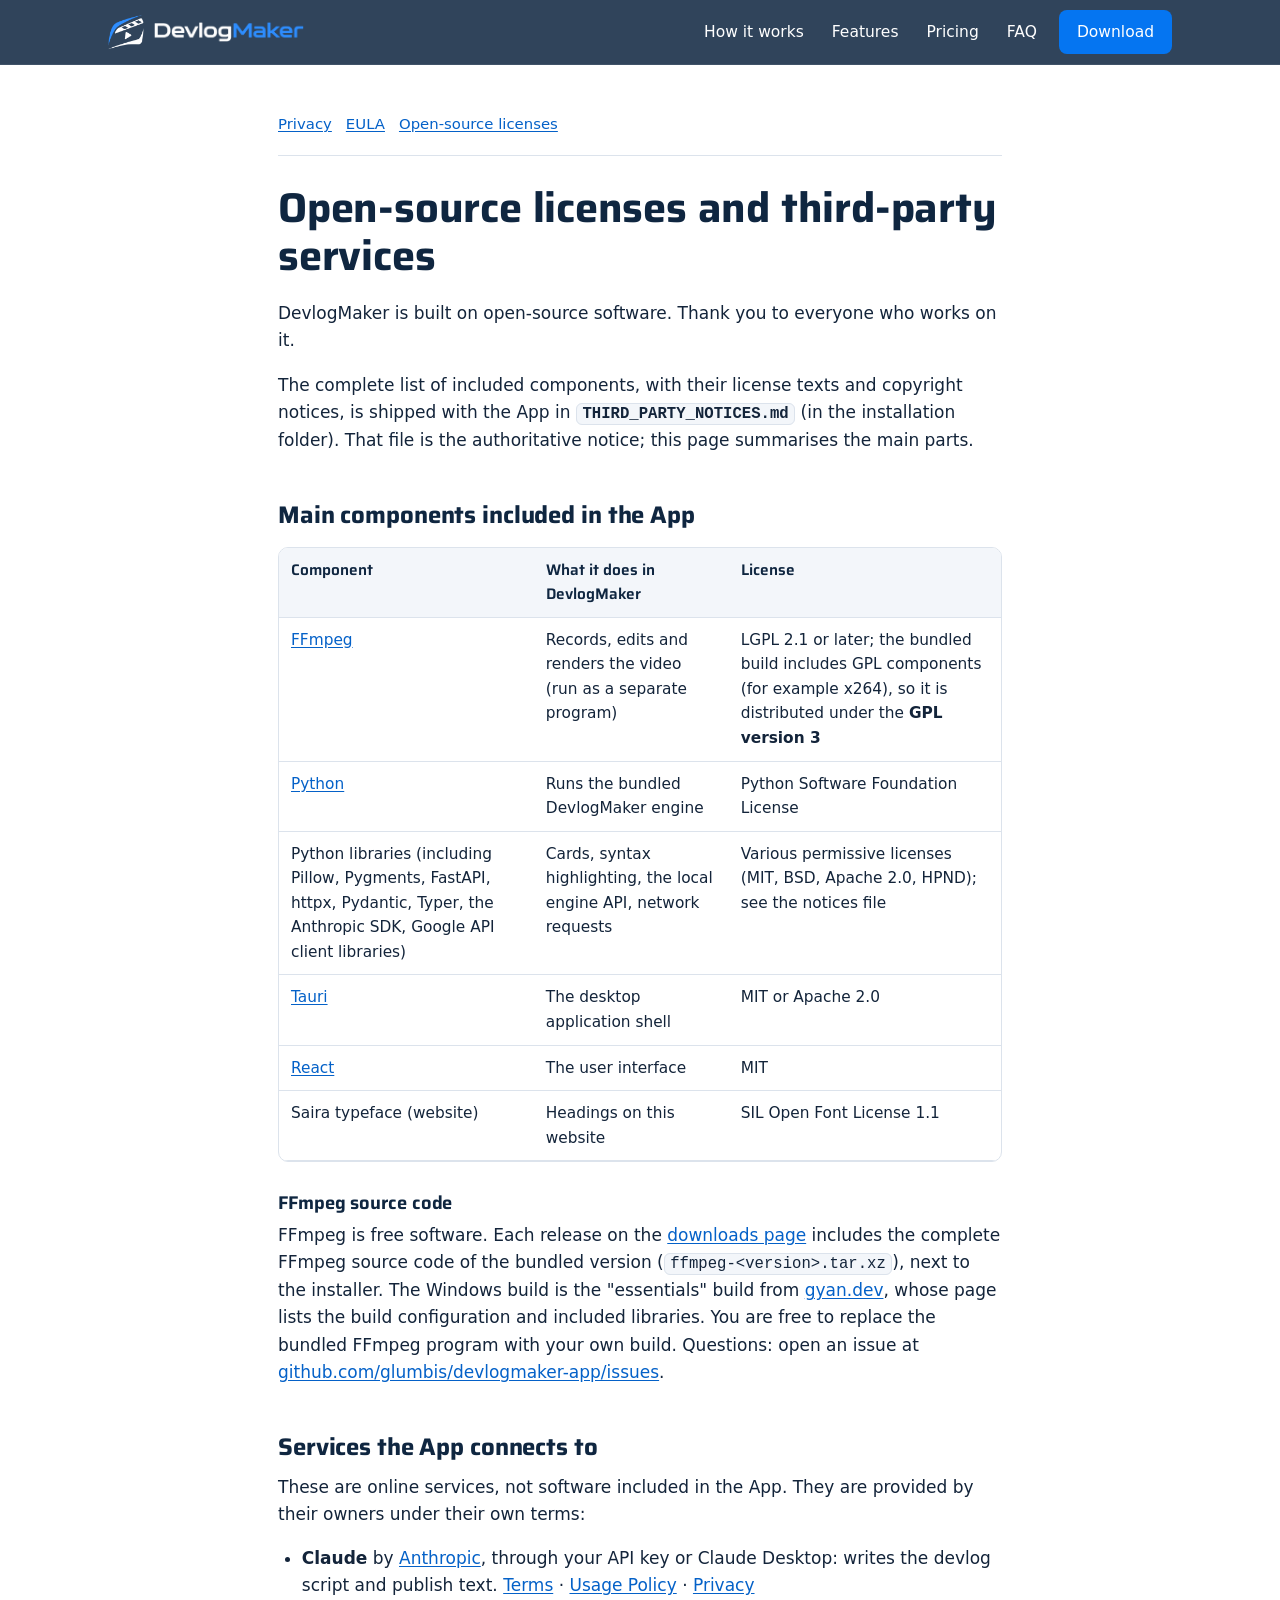
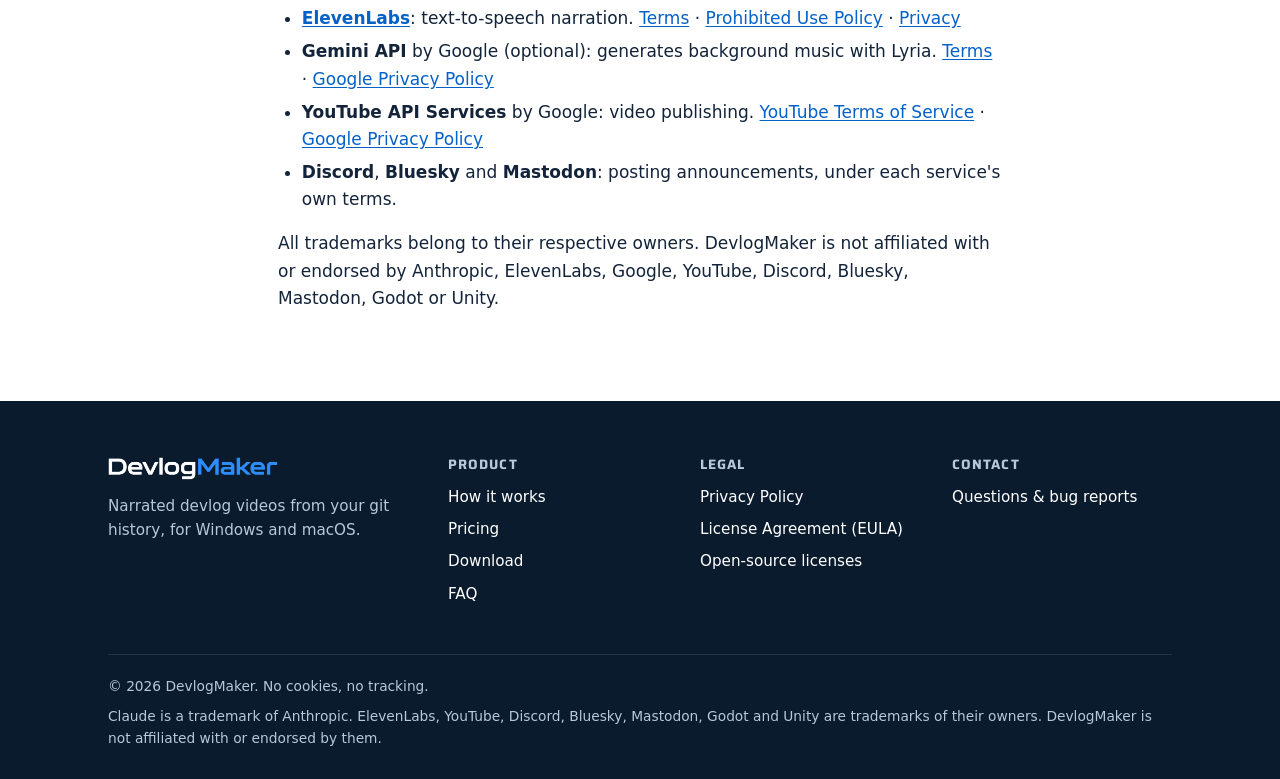
<file: licenses.html>
<!doctype html>
<html lang="en">
<head>
<meta charset="utf-8">
<meta name="viewport" content="width=device-width, initial-scale=1">
<!-- Generated by website/build_legal.py from legal/licenses.md. Edit the Markdown, not this file. -->
<title>Open-source licenses · DevlogMaker</title>
<meta name="description" content="Third-party software included in DevlogMaker and the services it connects to.">
<link rel="canonical" href="https://glumbis.github.io/devlogmaker-app/licenses.html">
<meta name="theme-color" content="#0F2640">
<link rel="icon" type="image/png" href="assets/favicon.png">
<link rel="apple-touch-icon" href="assets/app-icon.png">
<link rel="preload" href="assets/fonts/saira-latin-var.woff2" as="font" type="font/woff2" crossorigin>
<link rel="stylesheet" href="assets/site.css">
<meta property="og:type" content="website">
<meta property="og:site_name" content="DevlogMaker">
<meta property="og:title" content="Open-source licenses · DevlogMaker">
<meta property="og:description" content="Third-party software included in DevlogMaker and the services it connects to.">
<meta property="og:url" content="https://glumbis.github.io/devlogmaker-app/licenses.html">
<meta property="og:image" content="https://glumbis.github.io/devlogmaker-app/assets/og.png">
<meta name="twitter:card" content="summary_large_image">
<script src="assets/config.js" defer></script>
</head>
<body>
<a class="skip" href="#main">Skip to content</a>
<header class="site-header">
  <nav class="wrap nav" aria-label="Main">
    <a class="brand" href="index.html">
      <img class="mark" src="assets/mark-on-dark.png" alt="" width="36" height="36">
      <img class="word" src="assets/wordmark-on-dark.png" alt="DevlogMaker" width="150" height="20">
    </a>
    <ul class="nav-links">
      <li class="hide-sm"><a href="index.html#how">How it works</a></li>
      <li class="hide-sm"><a href="index.html#features">Features</a></li>
      <li><a href="index.html#pricing">Pricing</a></li>
      <li class="hide-sm"><a href="index.html#faq">FAQ</a></li>
      <li><a class="btn" href="download.html">Download</a></li>
    </ul>
  </nav>
</header>
<main id="main" class="wrap prose">
<nav class="legal-nav" aria-label="Legal documents">
<a href="privacy.html">Privacy</a>
<a href="eula.html">EULA</a>
<a href="licenses.html" aria-current="page">Open-source licenses</a>
</nav>
<h1>Open-source licenses and third-party services</h1>
<p>DevlogMaker is built on open-source software. Thank you to everyone who works on it.</p>
<p>The complete list of included components, with their license texts and copyright notices, is shipped with the App in <strong><code>THIRD_PARTY_NOTICES.md</code></strong> (in the installation folder). That file is the authoritative notice; this page summarises the main parts.</p>
<h2 id="main-components-included-in-the-app">Main components included in the App</h2>
<div class="table-scroll"><table>
<thead>
<tr>
<th>Component</th>
<th>What it does in DevlogMaker</th>
<th>License</th>
</tr>
</thead>
<tbody>
<tr>
<td><a href="https://ffmpeg.org/">FFmpeg</a></td>
<td>Records, edits and renders the video (run as a separate program)</td>
<td>LGPL 2.1 or later; the bundled build includes GPL components (for example x264), so it is distributed under the <strong>GPL version 3</strong></td>
</tr>
<tr>
<td><a href="https://www.python.org/">Python</a></td>
<td>Runs the bundled DevlogMaker engine</td>
<td>Python Software Foundation License</td>
</tr>
<tr>
<td>Python libraries (including Pillow, Pygments, FastAPI, httpx, Pydantic, Typer, the Anthropic SDK, Google API client libraries)</td>
<td>Cards, syntax highlighting, the local engine API, network requests</td>
<td>Various permissive licenses (MIT, BSD, Apache 2.0, HPND); see the notices file</td>
</tr>
<tr>
<td><a href="https://tauri.app/">Tauri</a></td>
<td>The desktop application shell</td>
<td>MIT or Apache 2.0</td>
</tr>
<tr>
<td><a href="https://react.dev/">React</a></td>
<td>The user interface</td>
<td>MIT</td>
</tr>
<tr>
<td>Saira typeface (website)</td>
<td>Headings on this website</td>
<td>SIL Open Font License 1.1</td>
</tr>
</tbody>
</table></div>
<h3 id="ffmpeg-source-code">FFmpeg source code</h3>
<p>FFmpeg is free software. Each release on the <a href="https://github.com/glumbis/devlogmaker-app/releases">downloads page</a> includes the complete FFmpeg source code of the bundled version (<code>ffmpeg-&lt;version&gt;.tar.xz</code>), next to the installer. The Windows build is the &quot;essentials&quot; build from <a href="https://www.gyan.dev/ffmpeg/builds/">gyan.dev</a>, whose page lists the build configuration and included libraries. You are free to replace the bundled FFmpeg program with your own build. Questions: open an issue at <a href="https://github.com/glumbis/devlogmaker-app/issues">github.com/glumbis/devlogmaker-app/issues</a>.</p>
<h2 id="services-the-app-connects-to">Services the App connects to</h2>
<p>These are online services, not software included in the App. They are provided by their owners under their own terms:</p>
<ul>
<li><strong>Claude</strong> by <a href="https://www.anthropic.com/">Anthropic</a>, through your API key or Claude Desktop: writes the devlog script and publish text. <a href="https://www.anthropic.com/legal/commercial-terms">Terms</a> · <a href="https://www.anthropic.com/legal/aup">Usage Policy</a> · <a href="https://www.anthropic.com/legal/privacy">Privacy</a></li>
<li><strong><a href="https://elevenlabs.io/">ElevenLabs</a></strong>: text-to-speech narration. <a href="https://elevenlabs.io/terms-of-use">Terms</a> · <a href="https://elevenlabs.io/use-policy">Prohibited Use Policy</a> · <a href="https://elevenlabs.io/privacy-policy">Privacy</a></li>
<li><strong>Gemini API</strong> by Google (optional): generates background music with Lyria. <a href="https://ai.google.dev/gemini-api/terms">Terms</a> · <a href="https://policies.google.com/privacy">Google Privacy Policy</a></li>
<li><strong>YouTube API Services</strong> by Google: video publishing. <a href="https://www.youtube.com/t/terms">YouTube Terms of Service</a> · <a href="https://policies.google.com/privacy">Google Privacy Policy</a></li>
<li><strong>Discord</strong>, <strong>Bluesky</strong> and <strong>Mastodon</strong>: posting announcements, under each service's own terms.</li>
</ul>
<p>All trademarks belong to their respective owners. DevlogMaker is not affiliated with or endorsed by Anthropic, ElevenLabs, Google, YouTube, Discord, Bluesky, Mastodon, Godot or Unity.</p>

</main>
<footer class="site-footer">
  <div class="wrap">
    <div class="footer-grid">
      <div class="footer-brand">
        <img src="assets/wordmark-on-dark.png" alt="DevlogMaker" width="170" height="23">
        <p>Narrated devlog videos from your git history, for Windows and macOS.</p>
      </div>
      <div>
        <h2>Product</h2>
        <ul>
          <li><a href="index.html#how">How it works</a></li>
          <li><a href="index.html#pricing">Pricing</a></li>
          <li><a href="download.html">Download</a></li>
          <li><a href="index.html#faq">FAQ</a></li>
        </ul>
      </div>
      <div>
        <h2>Legal</h2>
        <ul>
          <li><a href="privacy.html">Privacy Policy</a></li>
          <li><a href="eula.html">License Agreement (EULA)</a></li>
          <li><a href="licenses.html">Open-source licenses</a></li>
        </ul>
      </div>
      <div>
        <h2>Contact</h2>
        <ul>
          <li><a href="https://github.com/glumbis/devlogmaker-app/issues">Questions &amp; bug reports</a></li>
        </ul>
      </div>
    </div>
    <div class="footer-bottom">
      <span>&copy; <span data-year>2026</span> DevlogMaker. No cookies, no tracking.</span>
      <span>Claude is a trademark of Anthropic. ElevenLabs, YouTube, Discord, Bluesky, Mastodon, Godot and Unity are trademarks of their owners. DevlogMaker is not affiliated with or endorsed by them.</span>
    </div>
  </div>
</footer>
</body>
</html>
</file>
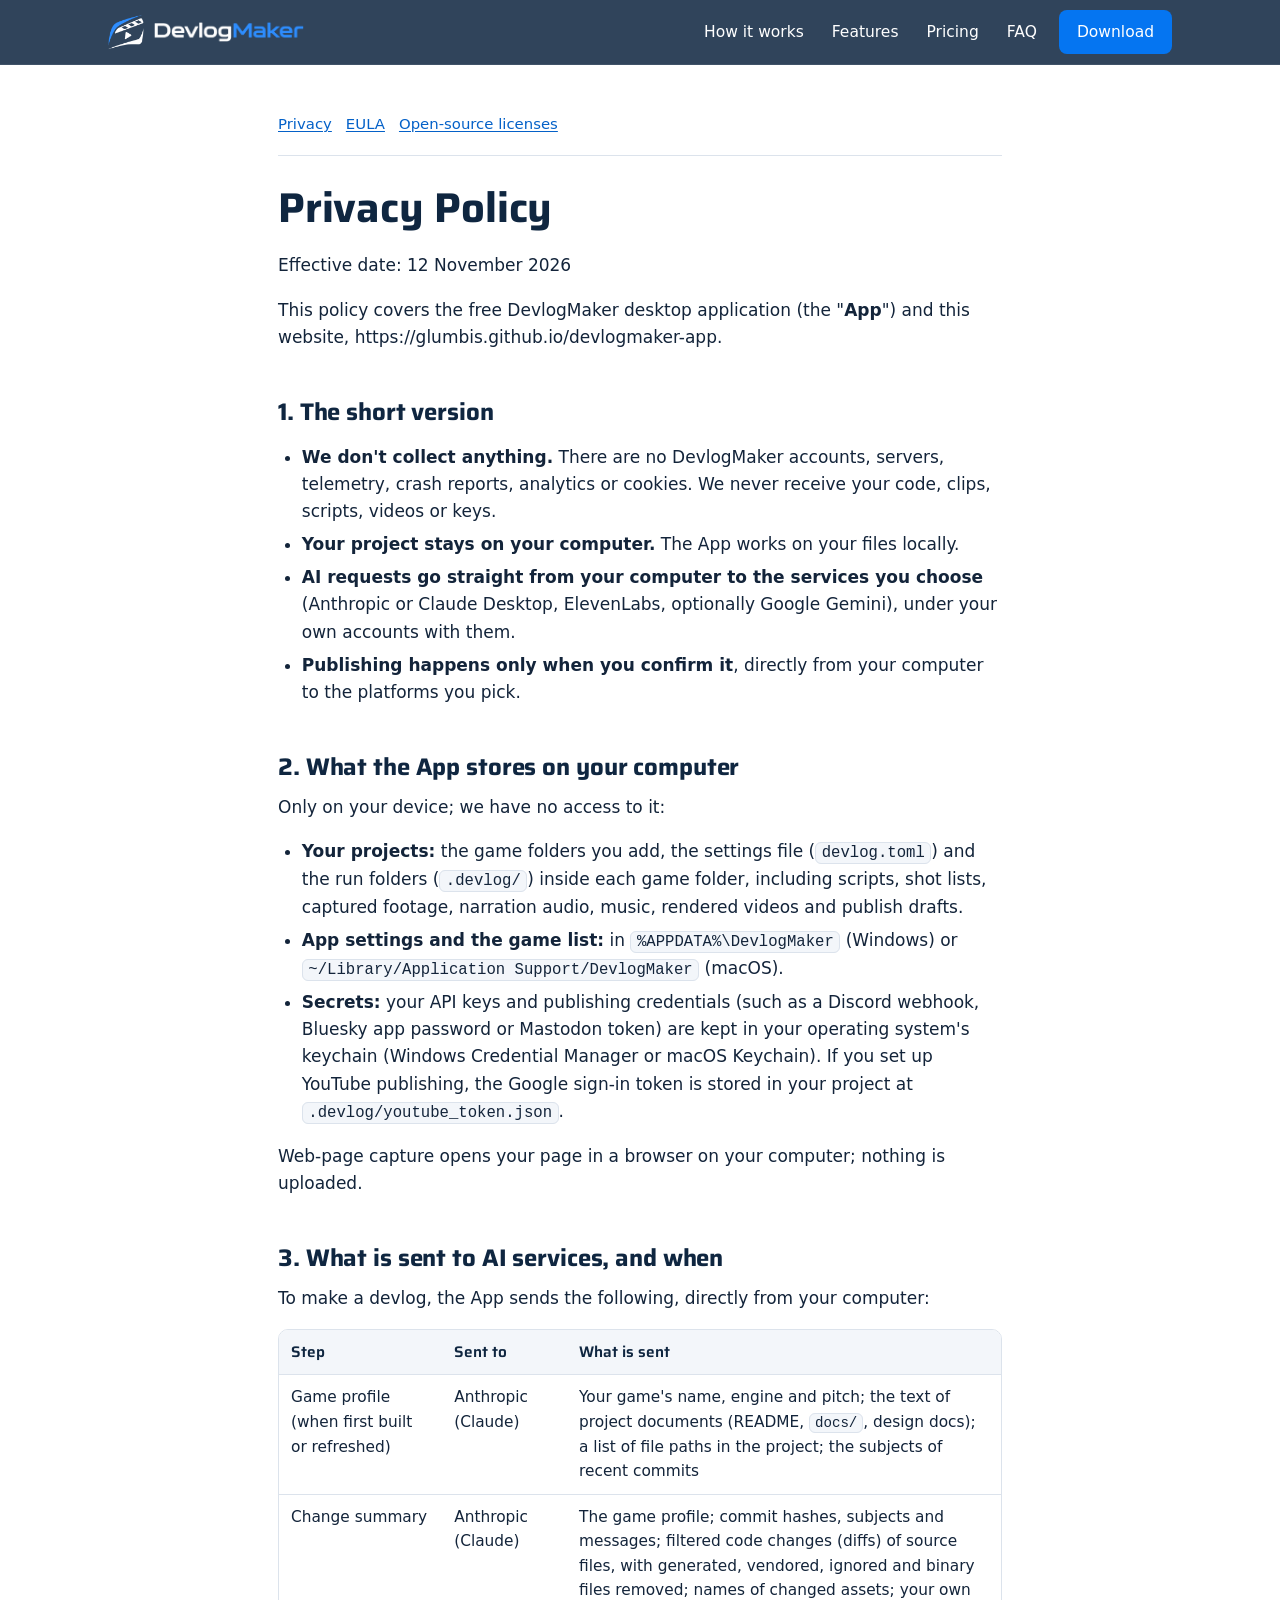
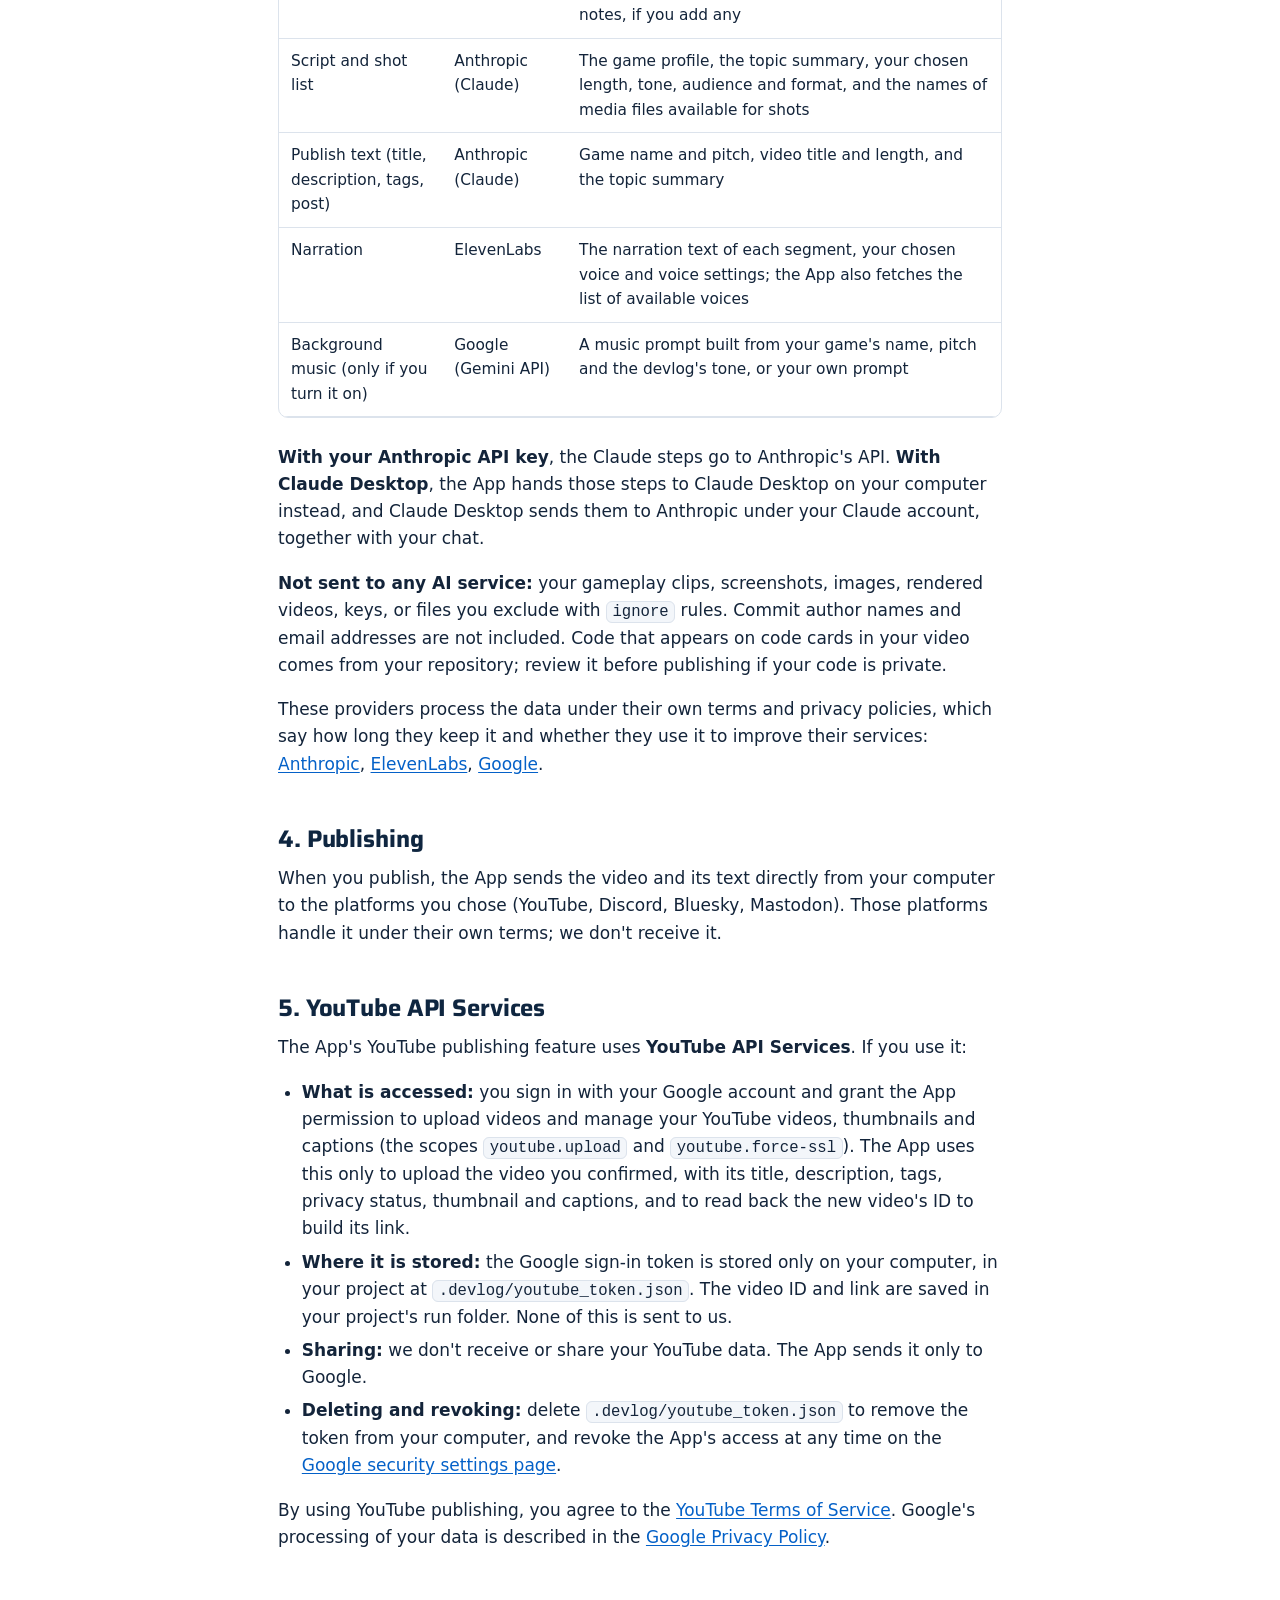
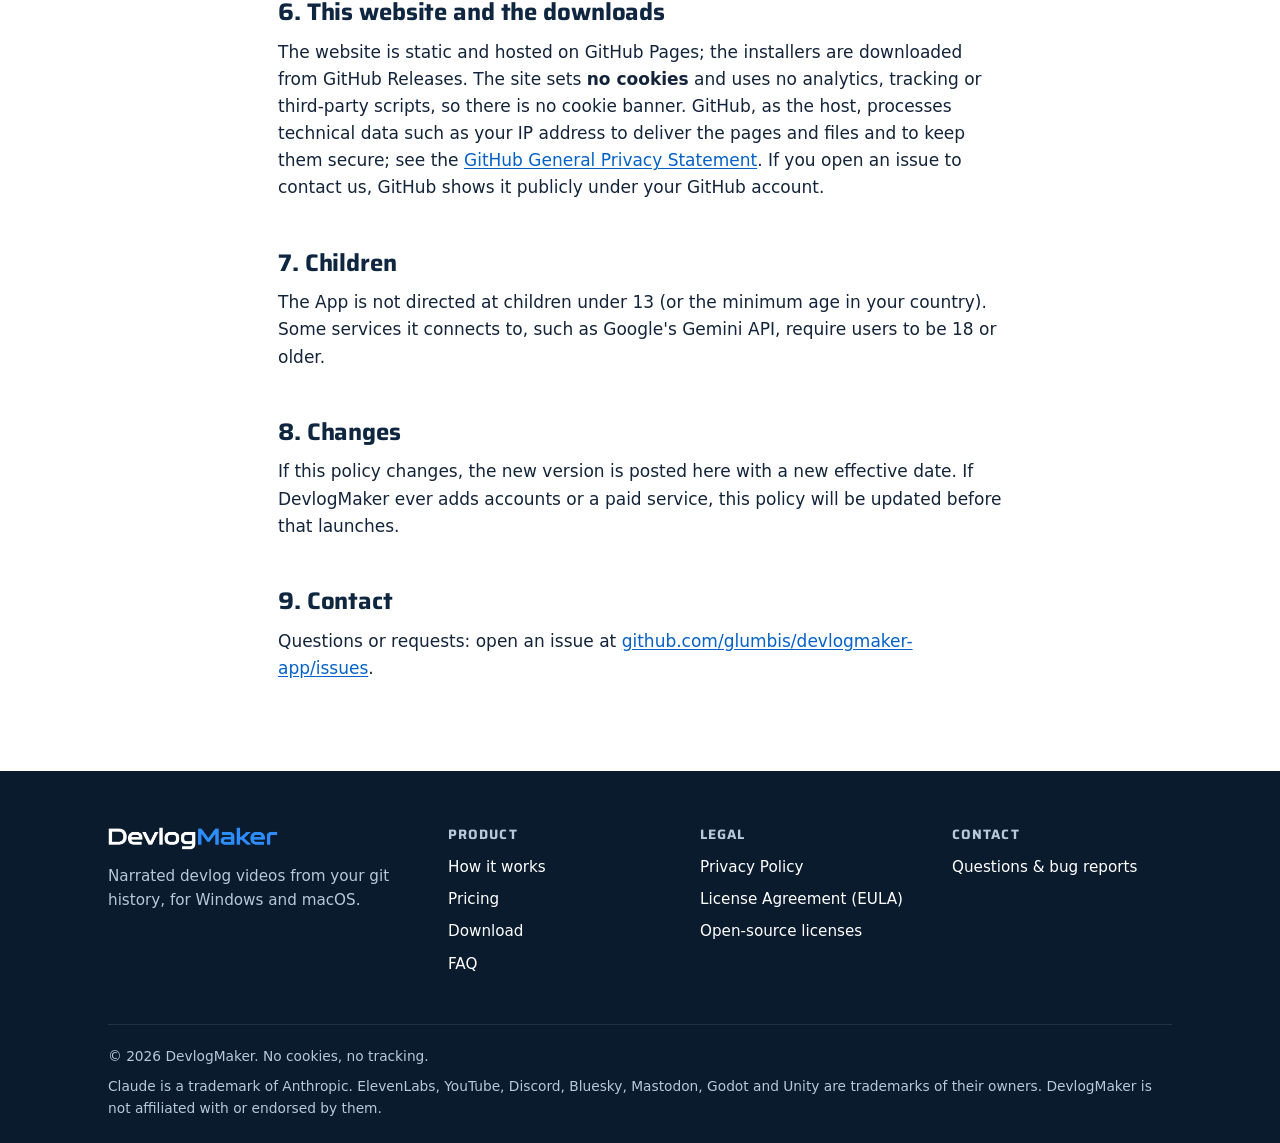
<file: privacy.html>
<!doctype html>
<html lang="en">
<head>
<meta charset="utf-8">
<meta name="viewport" content="width=device-width, initial-scale=1">
<!-- Generated by website/build_legal.py from legal/privacy.md. Edit the Markdown, not this file. -->
<title>Privacy Policy · DevlogMaker</title>
<meta name="description" content="What data the free DevlogMaker app sends where, and what the website collects (nothing, beyond GitHub&#x27;s hosting logs).">
<link rel="canonical" href="https://glumbis.github.io/devlogmaker-app/privacy.html">
<meta name="theme-color" content="#0F2640">
<link rel="icon" type="image/png" href="assets/favicon.png">
<link rel="apple-touch-icon" href="assets/app-icon.png">
<link rel="preload" href="assets/fonts/saira-latin-var.woff2" as="font" type="font/woff2" crossorigin>
<link rel="stylesheet" href="assets/site.css">
<meta property="og:type" content="website">
<meta property="og:site_name" content="DevlogMaker">
<meta property="og:title" content="Privacy Policy · DevlogMaker">
<meta property="og:description" content="What data the free DevlogMaker app sends where, and what the website collects (nothing, beyond GitHub&#x27;s hosting logs).">
<meta property="og:url" content="https://glumbis.github.io/devlogmaker-app/privacy.html">
<meta property="og:image" content="https://glumbis.github.io/devlogmaker-app/assets/og.png">
<meta name="twitter:card" content="summary_large_image">
<script src="assets/config.js" defer></script>
</head>
<body>
<a class="skip" href="#main">Skip to content</a>
<header class="site-header">
  <nav class="wrap nav" aria-label="Main">
    <a class="brand" href="index.html">
      <img class="mark" src="assets/mark-on-dark.png" alt="" width="36" height="36">
      <img class="word" src="assets/wordmark-on-dark.png" alt="DevlogMaker" width="150" height="20">
    </a>
    <ul class="nav-links">
      <li class="hide-sm"><a href="index.html#how">How it works</a></li>
      <li class="hide-sm"><a href="index.html#features">Features</a></li>
      <li><a href="index.html#pricing">Pricing</a></li>
      <li class="hide-sm"><a href="index.html#faq">FAQ</a></li>
      <li><a class="btn" href="download.html">Download</a></li>
    </ul>
  </nav>
</header>
<main id="main" class="wrap prose">
<nav class="legal-nav" aria-label="Legal documents">
<a href="privacy.html" aria-current="page">Privacy</a>
<a href="eula.html">EULA</a>
<a href="licenses.html">Open-source licenses</a>
</nav>
<h1>Privacy Policy</h1>
<p>Effective date: 12 November 2026</p>
<p>This policy covers the free DevlogMaker desktop application (the &quot;<strong>App</strong>&quot;) and this website, https://glumbis.github.io/devlogmaker-app.</p>
<h2 id="the-short-version">1. The short version</h2>
<ul>
<li><strong>We don't collect anything.</strong> There are no DevlogMaker accounts, servers, telemetry, crash reports, analytics or cookies. We never receive your code, clips, scripts, videos or keys.</li>
<li><strong>Your project stays on your computer.</strong> The App works on your files locally.</li>
<li><strong>AI requests go straight from your computer to the services you choose</strong> (Anthropic or Claude Desktop, ElevenLabs, optionally Google Gemini), under your own accounts with them.</li>
<li><strong>Publishing happens only when you confirm it</strong>, directly from your computer to the platforms you pick.</li>
</ul>
<h2 id="what-the-app-stores-on-your-computer">2. What the App stores on your computer</h2>
<p>Only on your device; we have no access to it:</p>
<ul>
<li><strong>Your projects:</strong> the game folders you add, the settings file (<code>devlog.toml</code>) and the run folders (<code>.devlog/</code>) inside each game folder, including scripts, shot lists, captured footage, narration audio, music, rendered videos and publish drafts.</li>
<li><strong>App settings and the game list:</strong> in <code>%APPDATA%\DevlogMaker</code> (Windows) or <code>~/Library/Application Support/DevlogMaker</code> (macOS).</li>
<li><strong>Secrets:</strong> your API keys and publishing credentials (such as a Discord webhook, Bluesky app password or Mastodon token) are kept in your operating system's keychain (Windows Credential Manager or macOS Keychain). If you set up YouTube publishing, the Google sign-in token is stored in your project at <code>.devlog/youtube_token.json</code>.</li>
</ul>
<p>Web-page capture opens your page in a browser on your computer; nothing is uploaded.</p>
<h2 id="what-is-sent-to-ai-services-and-when">3. What is sent to AI services, and when</h2>
<p>To make a devlog, the App sends the following, directly from your computer:</p>
<div class="table-scroll"><table>
<thead>
<tr>
<th>Step</th>
<th>Sent to</th>
<th>What is sent</th>
</tr>
</thead>
<tbody>
<tr>
<td>Game profile (when first built or refreshed)</td>
<td>Anthropic (Claude)</td>
<td>Your game's name, engine and pitch; the text of project documents (README, <code>docs/</code>, design docs); a list of file paths in the project; the subjects of recent commits</td>
</tr>
<tr>
<td>Change summary</td>
<td>Anthropic (Claude)</td>
<td>The game profile; commit hashes, subjects and messages; filtered code changes (diffs) of source files, with generated, vendored, ignored and binary files removed; names of changed assets; your own notes, if you add any</td>
</tr>
<tr>
<td>Script and shot list</td>
<td>Anthropic (Claude)</td>
<td>The game profile, the topic summary, your chosen length, tone, audience and format, and the names of media files available for shots</td>
</tr>
<tr>
<td>Publish text (title, description, tags, post)</td>
<td>Anthropic (Claude)</td>
<td>Game name and pitch, video title and length, and the topic summary</td>
</tr>
<tr>
<td>Narration</td>
<td>ElevenLabs</td>
<td>The narration text of each segment, your chosen voice and voice settings; the App also fetches the list of available voices</td>
</tr>
<tr>
<td>Background music (only if you turn it on)</td>
<td>Google (Gemini API)</td>
<td>A music prompt built from your game's name, pitch and the devlog's tone, or your own prompt</td>
</tr>
</tbody>
</table></div>
<p><strong>With your Anthropic API key</strong>, the Claude steps go to Anthropic's API. <strong>With Claude Desktop</strong>, the App hands those steps to Claude Desktop on your computer instead, and Claude Desktop sends them to Anthropic under your Claude account, together with your chat.</p>
<p><strong>Not sent to any AI service:</strong> your gameplay clips, screenshots, images, rendered videos, keys, or files you exclude with <code>ignore</code> rules. Commit author names and email addresses are not included. Code that appears on code cards in your video comes from your repository; review it before publishing if your code is private.</p>
<p>These providers process the data under their own terms and privacy policies, which say how long they keep it and whether they use it to improve their services: <a href="https://www.anthropic.com/legal/privacy">Anthropic</a>, <a href="https://elevenlabs.io/privacy-policy">ElevenLabs</a>, <a href="https://policies.google.com/privacy">Google</a>.</p>
<h2 id="publishing">4. Publishing</h2>
<p>When you publish, the App sends the video and its text directly from your computer to the platforms you chose (YouTube, Discord, Bluesky, Mastodon). Those platforms handle it under their own terms; we don't receive it.</p>
<h2 id="youtube-api-services">5. YouTube API Services</h2>
<p>The App's YouTube publishing feature uses <strong>YouTube API Services</strong>. If you use it:</p>
<ul>
<li><strong>What is accessed:</strong> you sign in with your Google account and grant the App permission to upload videos and manage your YouTube videos, thumbnails and captions (the scopes <code>youtube.upload</code> and <code>youtube.force-ssl</code>). The App uses this only to upload the video you confirmed, with its title, description, tags, privacy status, thumbnail and captions, and to read back the new video's ID to build its link.</li>
<li><strong>Where it is stored:</strong> the Google sign-in token is stored only on your computer, in your project at <code>.devlog/youtube_token.json</code>. The video ID and link are saved in your project's run folder. None of this is sent to us.</li>
<li><strong>Sharing:</strong> we don't receive or share your YouTube data. The App sends it only to Google.</li>
<li><strong>Deleting and revoking:</strong> delete <code>.devlog/youtube_token.json</code> to remove the token from your computer, and revoke the App's access at any time on the <a href="https://security.google.com/settings/security/permissions">Google security settings page</a>.</li>
</ul>
<p>By using YouTube publishing, you agree to the <a href="https://www.youtube.com/t/terms">YouTube Terms of Service</a>. Google's processing of your data is described in the <a href="https://policies.google.com/privacy">Google Privacy Policy</a>.</p>
<h2 id="this-website-and-the-downloads">6. This website and the downloads</h2>
<p>The website is static and hosted on GitHub Pages; the installers are downloaded from GitHub Releases. The site sets <strong>no cookies</strong> and uses no analytics, tracking or third-party scripts, so there is no cookie banner. GitHub, as the host, processes technical data such as your IP address to deliver the pages and files and to keep them secure; see the <a href="https://docs.github.com/en/site-policy/privacy-policies/github-general-privacy-statement">GitHub General Privacy Statement</a>. If you open an issue to contact us, GitHub shows it publicly under your GitHub account.</p>
<h2 id="children">7. Children</h2>
<p>The App is not directed at children under 13 (or the minimum age in your country). Some services it connects to, such as Google's Gemini API, require users to be 18 or older.</p>
<h2 id="changes">8. Changes</h2>
<p>If this policy changes, the new version is posted here with a new effective date. If DevlogMaker ever adds accounts or a paid service, this policy will be updated before that launches.</p>
<h2 id="contact">9. Contact</h2>
<p>Questions or requests: open an issue at <a href="https://github.com/glumbis/devlogmaker-app/issues">github.com/glumbis/devlogmaker-app/issues</a>.</p>

</main>
<footer class="site-footer">
  <div class="wrap">
    <div class="footer-grid">
      <div class="footer-brand">
        <img src="assets/wordmark-on-dark.png" alt="DevlogMaker" width="170" height="23">
        <p>Narrated devlog videos from your git history, for Windows and macOS.</p>
      </div>
      <div>
        <h2>Product</h2>
        <ul>
          <li><a href="index.html#how">How it works</a></li>
          <li><a href="index.html#pricing">Pricing</a></li>
          <li><a href="download.html">Download</a></li>
          <li><a href="index.html#faq">FAQ</a></li>
        </ul>
      </div>
      <div>
        <h2>Legal</h2>
        <ul>
          <li><a href="privacy.html">Privacy Policy</a></li>
          <li><a href="eula.html">License Agreement (EULA)</a></li>
          <li><a href="licenses.html">Open-source licenses</a></li>
        </ul>
      </div>
      <div>
        <h2>Contact</h2>
        <ul>
          <li><a href="https://github.com/glumbis/devlogmaker-app/issues">Questions &amp; bug reports</a></li>
        </ul>
      </div>
    </div>
    <div class="footer-bottom">
      <span>&copy; <span data-year>2026</span> DevlogMaker. No cookies, no tracking.</span>
      <span>Claude is a trademark of Anthropic. ElevenLabs, YouTube, Discord, Bluesky, Mastodon, Godot and Unity are trademarks of their owners. DevlogMaker is not affiliated with or endorsed by them.</span>
    </div>
  </div>
</footer>
</body>
</html>
</file>
<file: assets/site.css>
/* DevlogMaker website styles. No external resources: the heading font is self-hosted (OFL, see fonts/OFL.txt). */

@font-face {
  font-family: "Saira";
  src: url("fonts/saira-latin-var.woff2") format("woff2");
  font-weight: 100 900;
  font-stretch: 100%;
  font-style: normal;
  font-display: swap;
}

:root {
  --navy: #0F2640;
  --navy-deep: #0A1B2E;
  --navy-soft: #163355;
  --blue: #0575F1;
  --blue-dark-text: #0461C8;   /* blue for small text on white: 5.6:1 */
  --blue-on-dark: #2E8EFF;
  --white: #FFFFFF;
  --bg: #FFFFFF;
  --bg-alt: #F3F6FA;
  --text: #13243A;
  --muted: #4A5B70;            /* 7:1 on white */
  --muted-on-dark: #B8C7DA;
  --border: #DCE3EC;
  --radius: 14px;
  --shadow: 0 1px 2px rgba(15, 38, 64, .06), 0 8px 24px rgba(15, 38, 64, .08);
  --max: 1120px;
  --gutter: 16px;
  --font-head: "Saira", "Segoe UI", system-ui, -apple-system, sans-serif;
  --font-body: system-ui, -apple-system, "Segoe UI", Roboto, "Helvetica Neue", Arial, sans-serif;
  color-scheme: light;
}

*, *::before, *::after { box-sizing: border-box; }
html { -webkit-text-size-adjust: 100%; scroll-behavior: smooth; scroll-padding-top: 80px; }
body {
  margin: 0;
  background: var(--bg);
  color: var(--text);
  font: 17px/1.6 var(--font-body);
  overflow-x: hidden;
}
img { max-width: 100%; height: auto; display: block; }
a { color: var(--blue-dark-text); text-underline-offset: 2px; }
a:hover { color: var(--navy); }
h1, h2, h3, h4 { font-family: var(--font-head); line-height: 1.15; color: var(--navy); margin: 0 0 .5em; letter-spacing: -.005em; }
h1 { font-size: clamp(2.1rem, 5.5vw, 3.6rem); font-weight: 700; }
h2 { font-size: clamp(1.7rem, 3.6vw, 2.4rem); font-weight: 700; }
h3 { font-size: 1.25rem; font-weight: 650; }
p { margin: 0 0 1em; }
code, kbd { font-family: ui-monospace, "Cascadia Code", Consolas, monospace; font-size: .92em; background: var(--bg-alt); border: 1px solid var(--border); border-radius: 6px; padding: .05em .35em; }

:focus-visible { outline: 3px solid var(--blue-on-dark); outline-offset: 3px; border-radius: 6px; }

.wrap { max-width: var(--max); margin: 0 auto; padding: 0 var(--gutter); }
@media (min-width: 720px) { :root { --gutter: 28px; } }

.skip {
  position: absolute; left: 8px; top: -60px; z-index: 100;
  background: var(--white); color: var(--navy); padding: 10px 14px; border-radius: 8px; font-weight: 600;
}
.skip:focus { top: 8px; }

/* ---------- header ---------- */
.site-header {
  position: sticky; top: 0; z-index: 50;
  background: rgba(15, 38, 64, .96);
  border-bottom: 1px solid rgba(255, 255, 255, .08);
}
@supports (backdrop-filter: blur(8px)) {
  .site-header { background: rgba(15, 38, 64, .86); backdrop-filter: blur(10px); }
}
.nav { display: flex; align-items: center; gap: 16px; min-height: 64px; }
.brand { display: flex; align-items: center; gap: 10px; text-decoration: none; flex-shrink: 0; }
.brand img.mark { width: 36px; height: 36px; }
.brand img.word { width: 150px; height: auto; }
.nav-links { display: flex; gap: 4px; margin-left: auto; align-items: center; list-style: none; padding: 0; margin-top: 0; margin-bottom: 0; }
.nav-links a { color: var(--white); text-decoration: none; padding: 8px 12px; border-radius: 8px; font-weight: 500; font-size: .97rem; }
.nav-links a:hover { background: rgba(255, 255, 255, .08); color: var(--white); }
.nav-links a[aria-current="page"] { color: var(--blue-on-dark); }
.nav-links .btn { margin-left: 6px; padding: 8px 16px; }
.nav-links .btn:hover { background: #1f84ff; }
@media (max-width: 760px) {
  .nav-links .hide-sm { display: none; }
}
@media (max-width: 420px) {
  .brand img.word { width: 118px; }
  .brand img.mark { width: 30px; height: 30px; }
  .nav { gap: 8px; }
  .nav-links a { padding: 8px 8px; }
  .nav-links .btn { padding: 8px 12px; }
}

/* ---------- buttons ---------- */
.btn {
  display: inline-flex; align-items: center; justify-content: center; gap: 8px;
  background: var(--blue); color: var(--white) !important; text-decoration: none;
  font-weight: 600; padding: 12px 22px; border-radius: 10px; border: 2px solid transparent;
  transition: background-color .15s ease, transform .15s ease;
}
.btn:hover { background: #0465d2; }
.btn:active { transform: translateY(1px); }
.btn.secondary { background: transparent; border-color: rgba(255, 255, 255, .45); }
.btn.secondary:hover { background: rgba(255, 255, 255, .1); }
.btn.outline { background: transparent; color: var(--navy) !important; border-color: var(--navy); }
.btn.outline:hover { background: var(--navy); color: var(--white) !important; }
.btn.lg { padding: 15px 28px; font-size: 1.05rem; }
.btn svg { width: 20px; height: 20px; flex-shrink: 0; }

/* ---------- hero ---------- */
.hero {
  background: radial-gradient(1200px 600px at 85% -10%, rgba(5, 117, 241, .28), transparent 60%),
              linear-gradient(180deg, var(--navy) 0%, var(--navy-deep) 100%);
  color: var(--white);
  padding: 72px 0 88px;
  overflow: hidden;
}
.hero-grid { display: grid; grid-template-columns: 1.15fr .85fr; gap: 48px; align-items: center; }
.hero h1 { color: var(--white); }
.hero h1 .accent { color: var(--blue-on-dark); }
.hero .lead { font-size: 1.2rem; color: var(--muted-on-dark); max-width: 36em; }
.hero .cta { display: flex; flex-wrap: wrap; gap: 12px; margin: 28px 0 14px; }
.hero .fine { font-size: .92rem; color: var(--muted-on-dark); }
.hero-mark { justify-self: center; width: min(380px, 100%); filter: drop-shadow(0 20px 50px rgba(5, 117, 241, .25)); }
.eyebrow {
  display: inline-block; font-family: var(--font-head); font-weight: 600; letter-spacing: .08em; text-transform: uppercase;
  font-size: .8rem; color: var(--blue-on-dark); margin-bottom: 14px;
}
.section .eyebrow { color: var(--blue-dark-text); }
@media (max-width: 860px) {
  .hero { padding: 48px 0 64px; }
  .hero-grid { grid-template-columns: 1fr; gap: 28px; }
  .hero-mark { order: -1; width: 150px; justify-self: start; }
}

/* ---------- sections ---------- */
.section { padding: 84px 0; }
.section.alt { background: var(--bg-alt); }
.section-head { max-width: 720px; margin-bottom: 40px; }
.section-head p { color: var(--muted); font-size: 1.1rem; }
@media (max-width: 720px) { .section { padding: 56px 0; } }

/* steps */
.steps { display: grid; grid-template-columns: repeat(4, 1fr); gap: 20px; counter-reset: step; list-style: none; padding: 0; margin: 0; }
.steps li {
  background: var(--white); border: 1px solid var(--border); border-radius: var(--radius); padding: 24px;
  box-shadow: var(--shadow); position: relative;
}
.steps li::before {
  counter-increment: step; content: counter(step);
  display: grid; place-items: center; width: 40px; height: 40px; border-radius: 10px;
  background: var(--navy); color: var(--white); font-family: var(--font-head); font-weight: 700; font-size: 1.15rem;
  margin-bottom: 14px;
}
.steps p { color: var(--muted); margin: 0; font-size: .98rem; }
@media (max-width: 980px) { .steps { grid-template-columns: repeat(2, 1fr); } }
@media (max-width: 560px) { .steps { grid-template-columns: 1fr; } }

/* features */
.features { display: grid; grid-template-columns: repeat(3, 1fr); gap: 20px; }
.feature { padding: 24px; border: 1px solid var(--border); border-radius: var(--radius); background: var(--white); }
.feature .icon {
  width: 44px; height: 44px; border-radius: 12px; background: rgba(5, 117, 241, .1); color: var(--blue);
  display: grid; place-items: center; margin-bottom: 14px;
}
.feature .icon svg { width: 24px; height: 24px; }
.feature p { color: var(--muted); margin: 0; font-size: .98rem; }
@media (max-width: 980px) { .features { grid-template-columns: repeat(2, 1fr); } }
@media (max-width: 600px) { .features { grid-template-columns: 1fr; } }

/* pricing */
.plans { display: grid; grid-template-columns: repeat(3, 1fr); gap: 20px; align-items: stretch; }
.plan {
  display: flex; flex-direction: column; border: 1px solid var(--border); border-radius: var(--radius);
  background: var(--white); padding: 28px; box-shadow: var(--shadow); position: relative;
}
.plan.featured { border: 2px solid var(--blue); }
.plan .badge {
  position: absolute; top: -13px; left: 24px; background: var(--blue); color: var(--white);
  font-size: .78rem; font-weight: 700; letter-spacing: .04em; text-transform: uppercase; padding: 4px 10px; border-radius: 999px;
}
.plan h3 { font-size: 1.4rem; margin-bottom: 4px; }
.plan .who { color: var(--muted); font-size: .97rem; min-height: 3em; }
.price { font-family: var(--font-head); font-size: 2.4rem; font-weight: 700; color: var(--navy); margin: 8px 0 2px; }
.price small { font-size: 1rem; font-weight: 500; color: var(--muted); }
.price-note { font-size: .88rem; color: var(--muted); margin-bottom: 18px; }
.plan ul { list-style: none; padding: 0; margin: 0 0 24px; flex: 1; }
.plan li { padding: 7px 0 7px 28px; position: relative; font-size: .97rem; border-top: 1px solid var(--bg-alt); }
.plan li::before {
  content: ""; position: absolute; left: 2px; top: 13px; width: 14px; height: 8px;
  border-left: 2.5px solid var(--blue); border-bottom: 2.5px solid var(--blue); transform: rotate(-45deg);
}
.plan .btn { width: 100%; }
.pricing-fine { margin-top: 28px; color: var(--muted); font-size: .93rem; max-width: 820px; }
@media (max-width: 980px) { .plans { grid-template-columns: 1fr; max-width: 520px; } .plan .who { min-height: 0; } }

/* faq */
.faq { max-width: 820px; }
.faq details { border-bottom: 1px solid var(--border); }
.faq summary {
  cursor: pointer; list-style: none; padding: 18px 40px 18px 0; position: relative;
  font-family: var(--font-head); font-weight: 600; font-size: 1.12rem; color: var(--navy);
}
.faq summary::-webkit-details-marker { display: none; }
.faq summary::after {
  content: "+"; position: absolute; right: 6px; top: 50%; transform: translateY(-50%);
  font-size: 1.6rem; font-weight: 400; color: var(--blue);
}
.faq details[open] summary::after { content: "\2212"; }
.faq details > div { padding: 0 0 18px; color: var(--muted); }
.faq details > div p:last-child { margin-bottom: 0; }

/* CTA band */
.cta-band { background: linear-gradient(135deg, var(--navy) 0%, var(--navy-soft) 100%); color: var(--white); text-align: center; padding: 72px 0; }
.cta-band h2 { color: var(--white); }
.cta-band p { color: var(--muted-on-dark); max-width: 640px; margin-left: auto; margin-right: auto; }
.cta-band .cta { display: flex; justify-content: center; flex-wrap: wrap; gap: 12px; margin-top: 24px; }

/* download page */
.page-hero { background: linear-gradient(180deg, var(--navy) 0%, var(--navy-deep) 100%); color: var(--white); padding: 56px 0 60px; }
.page-hero h1 { color: var(--white); font-size: clamp(2rem, 4.5vw, 2.9rem); }
.page-hero p { color: var(--muted-on-dark); max-width: 40em; font-size: 1.1rem; margin: 0; }
.dl-grid { display: grid; grid-template-columns: 1fr 1fr; gap: 20px; }
.dl-card { border: 1px solid var(--border); border-radius: var(--radius); padding: 28px; box-shadow: var(--shadow); background: var(--white); }
.dl-card h2 { font-size: 1.5rem; display: flex; align-items: center; gap: 10px; }
.dl-card h2 svg { width: 26px; height: 26px; color: var(--navy); }
.dl-card .file { font-size: .92rem; color: var(--muted); margin: 6px 0 18px; word-break: break-word; }
.dl-card h3 { margin-top: 24px; font-size: 1.05rem; }
.dl-card ol, .dl-card ul { padding-left: 1.3em; margin: 0; }
.dl-card li { margin-bottom: 6px; }
.note {
  border-left: 4px solid var(--blue); background: rgba(5, 117, 241, .06); padding: 14px 18px; border-radius: 0 10px 10px 0;
  margin: 18px 0; font-size: .97rem;
}
.note.warn { border-left-color: #B26B00; background: #FFF6E5; }
@media (max-width: 820px) { .dl-grid { grid-template-columns: 1fr; } }

table { border-collapse: collapse; width: 100%; font-size: .96rem; }
th, td { text-align: left; padding: 10px 12px; border-bottom: 1px solid var(--border); vertical-align: top; }
th { font-family: var(--font-head); color: var(--navy); font-weight: 600; background: var(--bg-alt); }
.table-scroll { overflow-x: auto; -webkit-overflow-scrolling: touch; border: 1px solid var(--border); border-radius: 10px; }
.table-scroll table { min-width: 520px; }

/* legal / prose pages */
.prose { max-width: 780px; padding-top: 48px; padding-bottom: 72px; }
.prose h1 { font-size: clamp(1.9rem, 4.2vw, 2.6rem); }
.prose h2 { font-size: 1.5rem; margin-top: 2em; }
.prose h3 { font-size: 1.15rem; margin-top: 1.6em; }
.prose ul, .prose ol { padding-left: 1.4em; }
.prose li { margin-bottom: .35em; }
.prose blockquote { margin: 1.2em 0; padding: 12px 18px; border-left: 4px solid var(--blue); background: var(--bg-alt); border-radius: 0 10px 10px 0; }
.prose blockquote p:last-child { margin: 0; }
.prose .table-scroll { margin: 1em 0 1.5em; }
.prose table { margin: 0; }
.prose hr { border: 0; border-top: 1px solid var(--border); margin: 2.5em 0; }
.prose .meta { color: var(--muted); font-size: .95rem; }
.legal-nav { display: flex; flex-wrap: wrap; gap: 6px 14px; font-size: .93rem; margin-bottom: 28px; padding-bottom: 18px; border-bottom: 1px solid var(--border); }
.placeholder { background: #FFF3C4; color: #5A4300; border-radius: 4px; padding: 0 .2em; font-family: ui-monospace, Consolas, monospace; font-size: .88em; }

/* 404 */
.notfound { min-height: 60vh; display: grid; place-items: center; text-align: center; padding: 64px 0; }
.notfound img { width: 120px; margin: 0 auto 20px; }

/* ---------- footer ---------- */
.site-footer { background: var(--navy-deep); color: var(--muted-on-dark); padding: 56px 0 32px; font-size: .95rem; }
.site-footer a { color: var(--white); text-decoration: none; }
.site-footer a:hover { color: var(--blue-on-dark); text-decoration: underline; }
.footer-grid { display: grid; grid-template-columns: 1.4fr 1fr 1fr 1fr; gap: 32px; }
.footer-grid h2 { font-size: .85rem; letter-spacing: .08em; text-transform: uppercase; color: var(--muted-on-dark); margin-bottom: 12px; }
.footer-grid ul { list-style: none; padding: 0; margin: 0; }
.footer-grid li { margin-bottom: 8px; }
.footer-brand img { width: 170px; margin-bottom: 14px; }
.footer-bottom { margin-top: 40px; padding-top: 20px; border-top: 1px solid rgba(255, 255, 255, .1); font-size: .86rem; display: flex; flex-wrap: wrap; gap: 8px 24px; justify-content: space-between; }
@media (max-width: 820px) { .footer-grid { grid-template-columns: 1fr 1fr; } .footer-brand { grid-column: 1 / -1; } }

.sr-only { position: absolute; width: 1px; height: 1px; padding: 0; margin: -1px; overflow: hidden; clip: rect(0, 0, 0, 0); white-space: nowrap; border: 0; }

@media (prefers-reduced-motion: reduce) {
  html { scroll-behavior: auto; }
  *, *::before, *::after { transition: none !important; animation: none !important; }
}

@media print {
  .site-header, .site-footer, .skip, .legal-nav { display: none; }
  body { font-size: 12pt; }
}
.after-title { margin-top: 40px; }
</file>
